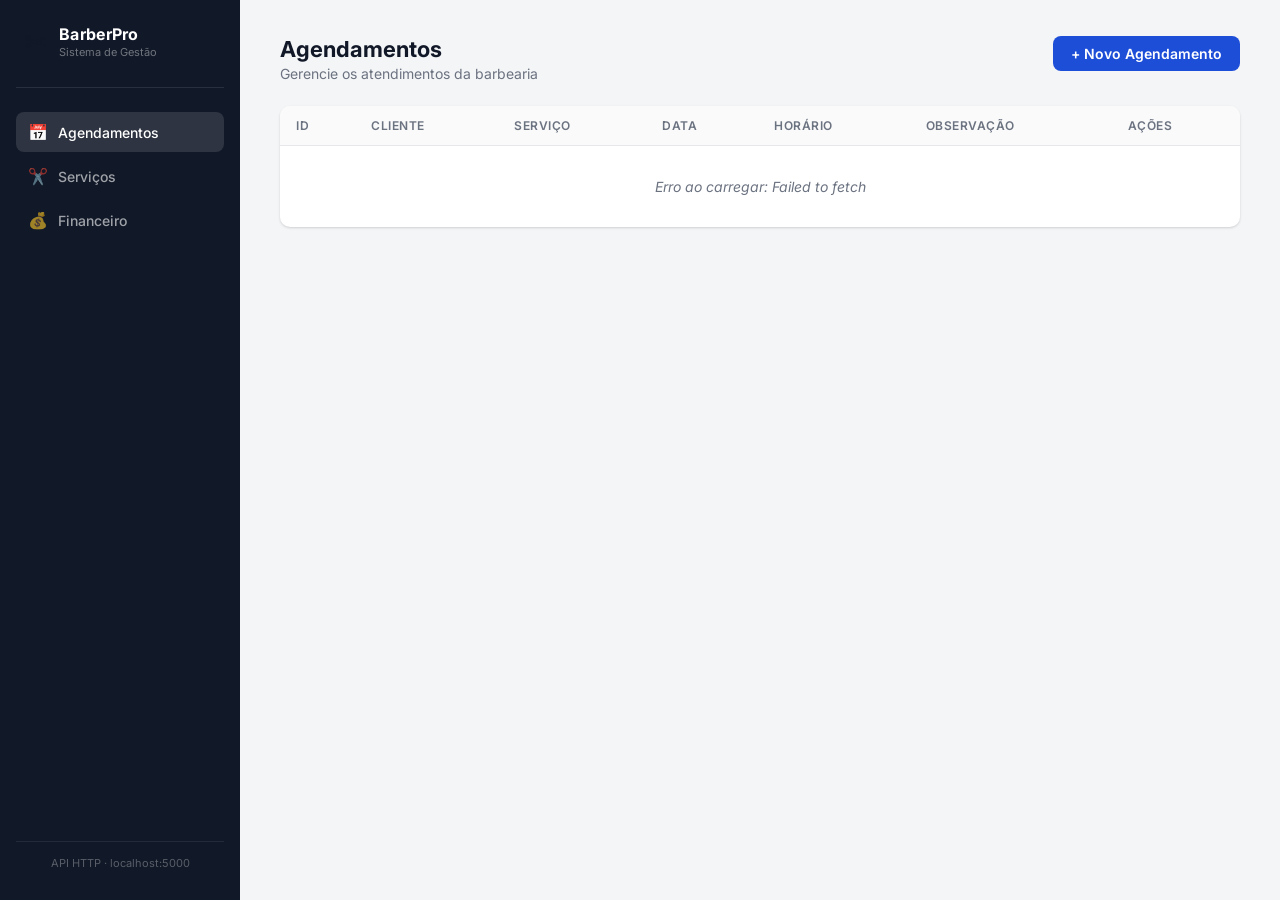
<file: BARBEARIA/wwwroot/index.html>
<!DOCTYPE html>
<html lang="pt-BR">
<head>
  <meta charset="UTF-8">
  <meta name="viewport" content="width=device-width, initial-scale=1.0">
  <title>BarberPro — Sistema de Gestão</title>
  <link rel="preconnect" href="https://fonts.googleapis.com">
  <link rel="preconnect" href="https://fonts.gstatic.com" crossorigin>
  <link href="https://fonts.googleapis.com/css2?family=Inter:wght@400;500;600;700&display=swap" rel="stylesheet">
  <link rel="stylesheet" href="style.css">
</head>
<body>

  <!-- ========== SIDEBAR ========== -->
  <aside class="sidebar">
    <div class="sidebar-logo">
      <span class="logo-icon">✂</span>
      <div>
        <div class="logo-nome">BarberPro</div>
        <div class="logo-sub">Sistema de Gestão</div>
      </div>
    </div>

    <nav class="sidebar-nav">
      <button class="nav-item ativo" onclick="mostrarAba('agendamentos', this)">
        <span class="nav-icon">📅</span>
        <span>Agendamentos</span>
      </button>
      <button class="nav-item" onclick="mostrarAba('servicos', this)">
        <span class="nav-icon">✂️</span>
        <span>Serviços</span>
      </button>
      <button class="nav-item" onclick="mostrarAba('financeiro', this)">
        <span class="nav-icon">💰</span>
        <span>Financeiro</span>
      </button>
    </nav>

    <div class="sidebar-footer">
      <div class="api-badge">API HTTP · localhost:5000</div>
    </div>
  </aside>

  <!-- ========== CONTEÚDO PRINCIPAL ========== -->
  <main class="conteudo">

    <!-- Agendamentos -->
    <section id="secao-agendamentos">
      <div class="page-header">
        <div>
          <h1 class="page-titulo">Agendamentos</h1>
          <p class="page-sub">Gerencie os atendimentos da barbearia</p>
        </div>
        <button class="btn-primary" onclick="abrirNovo()">+ Novo Agendamento</button>
      </div>

      <div class="card-tabela">
        <table>
          <thead>
            <tr>
              <th>ID</th>
              <th>Cliente</th>
              <th>Serviço</th>
              <th>Data</th>
              <th>Horário</th>
              <th>Observação</th>
              <th>Ações</th>
            </tr>
          </thead>
          <tbody id="tabela-agendamentos">
            <tr><td colspan="7" class="carregando">Carregando...</td></tr>
          </tbody>
        </table>
      </div>
    </section>

    <!-- Serviços -->
    <section id="secao-servicos" style="display:none">
      <div class="page-header">
        <div>
          <h1 class="page-titulo">Serviços</h1>
          <p class="page-sub">Catálogo de serviços e preços</p>
        </div>
        <button class="btn-primary" onclick="abrirNovoServico()">+ Novo Serviço</button>
      </div>

      <div class="card-tabela">
        <table>
          <thead>
            <tr>
              <th>ID</th>
              <th>Nome</th>
              <th>Descrição</th>
              <th>Preço</th>
              <th>Ações</th>
            </tr>
          </thead>
          <tbody id="tabela-servicos">
            <tr><td colspan="5" class="carregando">Carregando...</td></tr>
          </tbody>
        </table>
      </div>
    </section>

    <!-- Financeiro -->
    <section id="secao-financeiro" style="display:none">
      <div class="page-header">
        <div>
          <h1 class="page-titulo">Financeiro</h1>
          <p class="page-sub">Resumo de receitas, despesas e lucro</p>
        </div>
        <button class="btn-primary" onclick="abrirNovaDespesa()">+ Nova Despesa</button>
      </div>

      <div class="cards-financeiro">
        <div class="card-fin verde">
          <div class="card-fin-icone">💰</div>
          <div class="card-fin-info">
            <div class="card-fin-label">Total Receitas</div>
            <div class="card-fin-valor" id="fin-receitas">R$ 0,00</div>
            <div class="card-fin-sub" id="fin-receitas-sub"></div>
          </div>
        </div>
        <div class="card-fin vermelho">
          <div class="card-fin-icone">📉</div>
          <div class="card-fin-info">
            <div class="card-fin-label">Total Despesas</div>
            <div class="card-fin-valor" id="fin-despesas">R$ 0,00</div>
          </div>
        </div>
        <div class="card-fin azul">
          <div class="card-fin-icone">📈</div>
          <div class="card-fin-info">
            <div class="card-fin-label">Lucro Líquido</div>
            <div class="card-fin-valor" id="fin-lucro">R$ 0,00</div>
            <div class="card-fin-sub" id="fin-situacao"></div>
          </div>
        </div>
      </div>

      <div class="tabelas-financeiro">
        <div class="box-tabela">
          <h3 class="box-titulo">📋 Receitas por Serviço</h3>
          <table>
            <thead><tr><th>Serviço</th><th class="direita">Valor</th></tr></thead>
            <tbody id="tabela-receitas"></tbody>
          </table>
        </div>
        <div class="box-tabela">
          <h3 class="box-titulo">🧾 Despesas Fixas</h3>
          <table>
            <thead><tr><th>Descrição</th><th class="direita">Valor</th><th></th></tr></thead>
            <tbody id="tabela-despesas"></tbody>
          </table>
        </div>
      </div>
    </section>

  </main>

  <!-- ========== MODAL AGENDAMENTO ========== -->
  <div class="modal-fundo" id="modal-agendamento">
    <div class="modal">
      <div class="modal-header">
        <h3 id="modal-titulo">Novo Agendamento</h3>
        <button class="modal-fechar" onclick="fecharModal()">✕</button>
      </div>
      <div class="campo">
        <label>Cliente</label>
        <input type="text" id="campo-cliente" placeholder="Nome do cliente" />
      </div>
      <div class="campo">
        <label>Serviço</label>
        <select id="campo-servico"></select>
      </div>
      <div class="campos-linha">
        <div class="campo">
          <label>Data</label>
          <input type="date" id="campo-data" />
        </div>
        <div class="campo">
          <label>Horário</label>
          <input type="time" id="campo-horario" />
        </div>
      </div>
      <div class="campo">
        <label>Observação</label>
        <textarea id="campo-obs" placeholder="Ex: prefere tesoura, alérgico..."></textarea>
      </div>
      <div class="modal-botoes">
        <button class="btn-cancelar" onclick="fecharModal()">Cancelar</button>
        <button class="btn-salvar" onclick="salvar()">Salvar</button>
      </div>
    </div>
  </div>

  <!-- ========== MODAL SERVIÇO ========== -->
  <div class="modal-fundo" id="modal-servico">
    <div class="modal">
      <div class="modal-header">
        <h3 id="modal-servico-titulo">Novo Serviço</h3>
        <button class="modal-fechar" onclick="fecharModalServico()">✕</button>
      </div>
      <div class="campo">
        <label>Nome do Serviço</label>
        <input type="text" id="campo-nome" placeholder="Ex: Corte Degradê" />
      </div>
      <div class="campo">
        <label>Descrição</label>
        <textarea id="campo-desc" placeholder="Descreva o serviço..."></textarea>
      </div>
      <div class="campo">
        <label>Preço (R$)</label>
        <input type="number" id="campo-preco" placeholder="0.00" step="0.01" min="0" />
      </div>
      <div class="modal-botoes">
        <button class="btn-cancelar" onclick="fecharModalServico()">Cancelar</button>
        <button class="btn-salvar" onclick="salvarServico()">Salvar</button>
      </div>
    </div>
  </div>

  <!-- ========== MODAL DESPESA ========== -->
  <div class="modal-fundo" id="modal-despesa">
    <div class="modal">
      <div class="modal-header">
        <h3 id="modal-despesa-titulo">Nova Despesa</h3>
        <button class="modal-fechar" onclick="fecharModalDespesa()">✕</button>
      </div>
      <div class="campo">
        <label>Descrição</label>
        <input type="text" id="campo-desp-desc" placeholder="Ex: Aluguel, Energia elétrica..." />
      </div>
      <div class="campo">
        <label>Valor (R$)</label>
        <input type="number" id="campo-desp-valor" placeholder="0.00" step="0.01" min="0" />
      </div>
      <div class="modal-botoes">
        <button class="btn-cancelar" onclick="fecharModalDespesa()">Cancelar</button>
        <button class="btn-salvar" onclick="salvarDespesa()">Salvar</button>
      </div>
    </div>
  </div>

  <!-- Toast de feedback -->
  <div id="toast" class="toast"></div>

  <script src="app.js"></script>
</body>
</html>
</file>
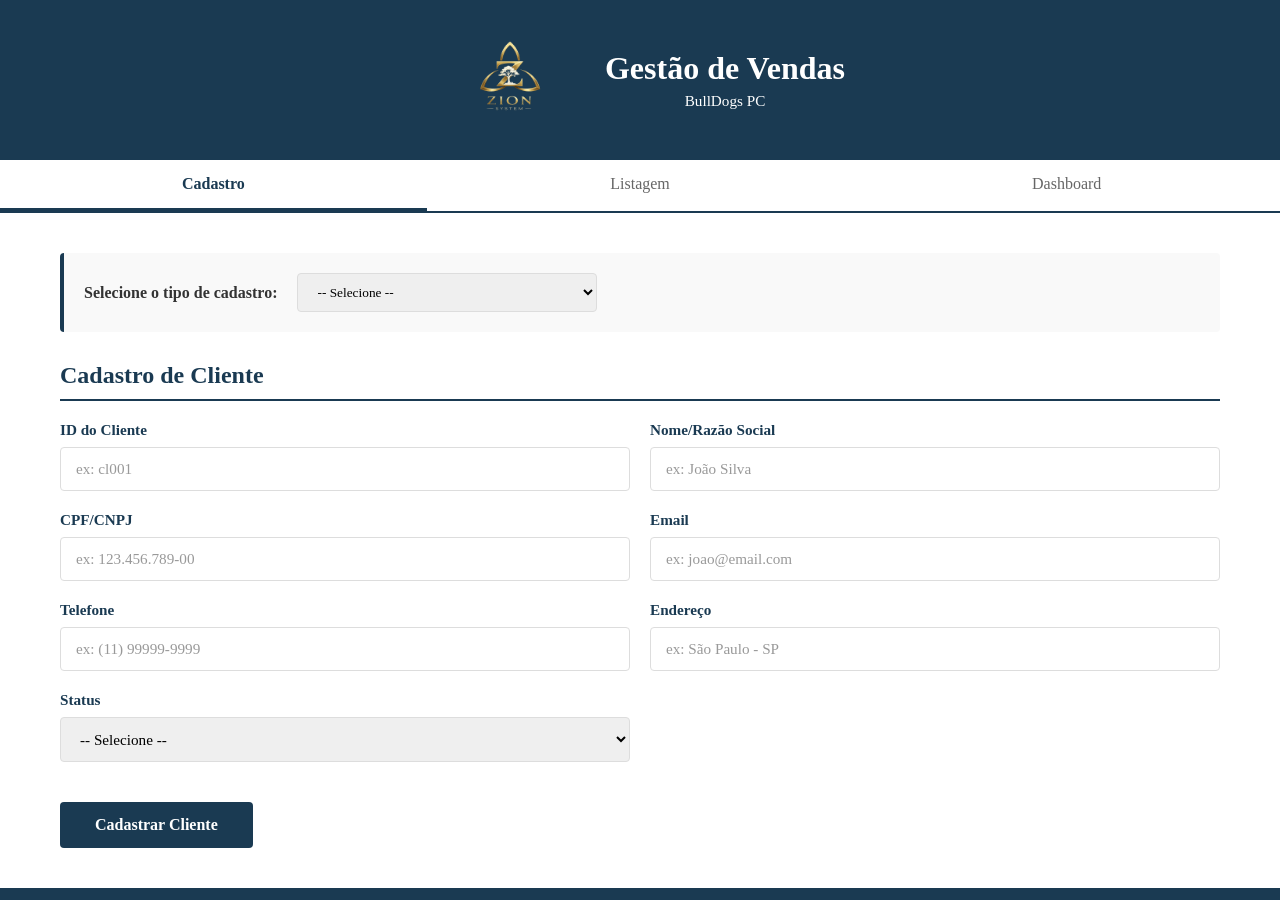
<file: ApidoZion/ApidoZion/wwwroot/index.html>
<!DOCTYPE html>
<html lang="pt-BR">
<head>
    <meta charset="UTF-8">
    <meta name="viewport" content="width=device-width, initial-scale=1.0">
    <title>Zion System - Gestão de Vendas BullDogs PC</title>
    <link rel="stylesheet" href="stylezion.css">
</head>
<body>
    <!-- HEADER -->
    <header>
        <img src="ZION.png" class="logo" alt="Logo Zion">
        <div>
            <h1>Gestão de Vendas</h1>
            <p>BullDogs PC</p>
        </div>
    </header>

    <!-- CONTAINER PRINCIPAL -->
    <div class="container">
        <!-- ABAS -->
        <div class="tabs">
            <button class="tab-button active" onclick="mostrarAba('cadastro', event)">Cadastro</button>
            <button class="tab-button" onclick="mostrarAba('listagem', event)">Listagem</button>
            <button class="tab-button" onclick="mostrarAba('dashboard', event)">Dashboard</button>
        </div>

        <!-- ABA CADASTRO -->
        <div id="cadastro" class="tab-content active">
            <div id="successMessage" style="display: none;"></div>
            <div id="errorMessage" style="display: none;"></div>
            
            <div class="selector-row">
                <label>Selecione o tipo de cadastro:</label>
                <select id="selectorCadastro" onchange="mudarFormulario(this.value)">
                    <option value="">-- Selecione --</option>
                    <option value="cliente">Cliente</option>
                    <option value="fornecedor">Fornecedor</option>
                    <option value="peca">Peça</option>
                    <option value="venda">Venda</option>
                </select>
            </div>

            <!-- Formulário Cliente -->
            <div id="formCliente" class="form-section active">
                <h2>Cadastro de Cliente</h2>
                <form onsubmit="submitFormulario(event, 'cliente')">
                    <div class="form-row">
                        <div class="form-group">
                            <label>ID do Cliente</label>
                            <input type="text" name="id" placeholder="ex: cl001" required>
                        </div>
                        <div class="form-group">
                            <label>Nome/Razão Social</label>
                            <input type="text" name="nome_RazaoSocial" placeholder="ex: João Silva" required>
                        </div>
                    </div>
                    <div class="form-row">
                        <div class="form-group">
                            <label>CPF/CNPJ</label>
                            <input type="text" name="CPF_CNPJ" placeholder="ex: 123.456.789-00" required>
                        </div>
                        <div class="form-group">
                            <label>Email</label>
                            <input type="email" name="email" placeholder="ex: joao@email.com" required>
                        </div>
                    </div>
                    <div class="form-row">
                        <div class="form-group">
                            <label>Telefone</label>
                            <input type="tel" name="telefone" placeholder="ex: (11) 99999-9999" required>
                        </div>
                        <div class="form-group">
                            <label>Endereço</label>
                            <input type="text" name="endereco" placeholder="ex: São Paulo - SP" required>
                        </div>
                    </div>
                    <div class="form-row">
                        <div class="form-group">
                            <label>Status</label>
                            <select name="status" required>
                                <option value="">-- Selecione --</option>
                                <option value="online">Online</option>
                                <option value="offline">Offline</option>
                                <option value="sleepy">Sleepy</option>
                            </select>
                        </div>
                    </div>
                    <button type="submit">Cadastrar Cliente</button>
                </form>
            </div>

            <!-- Formulário Fornecedor -->
            <div id="formFornecedor" class="form-section">
                <h2>Cadastro de Fornecedor</h2>
                <form onsubmit="submitFormulario(event, 'fornecedor')">
                    <div class="form-row">
                        <div class="form-group">
                            <label>ID do Fornecedor</label>
                            <input type="text" name="id" placeholder="ex: f001" required>
                        </div>
                        <div class="form-group">
                            <label>Nome/Razão Social</label>
                            <input type="text" name="nome_RazaoSocial" placeholder="ex: Tech Components LTDA" required>
                        </div>
                    </div>
                    <div class="form-row">
                        <div class="form-group">
                            <label>CPF/CNPJ</label>
                            <input type="text" name="CPF_CNPJ" placeholder="ex: 12.345.678/0001-01" required>
                        </div>
                        <div class="form-group">
                            <label>Email</label>
                            <input type="email" name="email" placeholder="ex: contato@tech.com" required>
                        </div>
                    </div>
                    <div class="form-row">
                        <div class="form-group">
                            <label>Telefone</label>
                            <input type="tel" name="telefone" placeholder="ex: (11) 4000-1001" required>
                        </div>
                        <div class="form-group">
                            <label>Endereço</label>
                            <input type="text" name="endereco" placeholder="ex: São Paulo - SP" required>
                        </div>
                    </div>
                    <div class="form-row">
                        <div class="form-group">
                            <label>Peças</label>
                            <input type="text" name="pecas" placeholder="ex: GPU" required>
                        </div>
                        <div class="form-group">
                            <label>Valor Unitário (R$)</label>
                            <input type="number" name="valor" placeholder="ex: 850.00" step="0.01" required>
                        </div>
                    </div>
                    <div class="form-row">
                        <div class="form-group">
                            <label>Status</label>
                            <select name="status" required>
                                <option value="">-- Selecione --</option>
                                <option value="ativo">Ativo</option>
                                <option value="inativo">Inativo</option>
                                <option value="aguardando">Aguardando Aprovação</option>
                            </select>
                        </div>
                    </div>
                    <button type="submit">Cadastrar Fornecedor</button>
                </form>
            </div>

            <!-- Formulário Peça -->
            <div id="formPeca" class="form-section">
                <h2>Cadastro de Peça</h2>
                <form onsubmit="submitFormulario(event, 'peca')">
                    <div class="form-row">
                        <div class="form-group">
                            <label>ID da Peça</label>
                            <input type="text" name="id" placeholder="ex: pc001" required>
                        </div>
                        <div class="form-group">
                            <label>Nome da Peça</label>
                            <input type="text" name="nomePeca" placeholder="ex: RTX 4060 Ti" required>
                        </div>
                    </div>
                    <div class="form-row">
                        <div class="form-group">
                            <label>Categoria</label>
                            <select name="categoria" required>
                                <option value="">-- Selecione --</option>
                                <option value="GPU">GPU</option>
                                <option value="CPU">CPU</option>
                                <option value="RAM">RAM</option>
                                <option value="SSD">SSD</option>
                                <option value="Cooler">Cooler</option>
                            </select>
                        </div>
                        <div class="form-group">
                            <label>Marca</label>
                            <input type="text" name="marca" placeholder="ex: NVIDIA" required>
                        </div>
                    </div>
                    <div class="form-row">
                        <div class="form-group">
                            <label>ID do Fornecedor</label>
                            <input type="text" name="fornecedorId" placeholder="ex: f001" required>
                        </div>
                        <div class="form-group">
                            <label>Custo do Fornecedor (R$)</label>
                            <input type="number" name="custoFornecedor" placeholder="ex: 850.00" step="0.01" required>
                        </div>
                    </div>
                    <div class="form-row">
                        <div class="form-group">
                            <label>Preço de Venda (R$)</label>
                            <input type="number" name="precoVenda" placeholder="ex: 1200.00" step="0.01" required>
                        </div>
                    </div>
                    <button type="submit">Cadastrar Peça</button>
                </form>
            </div>

            <!-- Formulário Venda -->
            <div id="formVenda" class="form-section">
                <h2>Registro de Venda</h2>
                <form onsubmit="submitFormularioVenda(event)">
                    <div class="form-row">
                        <div class="form-group">
                            <label>ID da Venda</label>
                            <input type="text" id="vendaId" placeholder="ex: vd001" required>
                        </div>
                        <div class="form-group">
                            <label>Número da Nota</label>
                            <input type="text" id="numeroNota" placeholder="ex: NF-001" required>
                        </div>
                    </div>
                    <div class="form-row">
                        <div class="form-group">
                            <label>Selecione o Cliente</label>
                            <select id="clienteSelect" required>
                                <option value="">Carregando clientes...</option>
                            </select>
                        </div>
                        <div class="form-group">
                            <label>Selecione a Peça</label>
                            <select id="pecaSelect" required onchange="atualizarPrecoPeca()">
                                <option value="">Carregando peças...</option>
                            </select>
                        </div>
                    </div>
                    <div class="form-row">
                        <div class="form-group">
                            <label>Quantidade Vendida</label>
                            <input type="number" id="quantidadeVenda" placeholder="ex: 2" min="1" required>
                        </div>
                        <div class="form-group">
                            <label>Preço Unitário (R$)</label>
                            <input type="number" id="precoUnitarioVenda" placeholder="ex: 1200.00" step="0.01" required readonly>
                        </div>
                    </div>
                    <div class="form-row">
                        <div class="form-group">
                            <label>Desconto Aplicado (%)</label>
                            <input type="number" id="descontoVenda" placeholder="ex: 10" step="0.01" value="0" min="0" max="100">
                        </div>
                    </div>
                    <button type="submit">Registrar Venda</button>
                </form>
            </div>
        </div>

        <!-- ABA LISTAGEM -->
        <div id="listagem" class="tab-content">
            <div id="successMessageList" style="display: none;"></div>
            <div id="errorMessageList" style="display: none;"></div>
            
            <div class="selector-row">
                <label>Selecione o tipo de listagem:</label>
                <select id="selectorListagem" onchange="mudarListagem(this.value)">
                    <option value="">-- Selecione --</option>
                    <option value="cliente">Clientes</option>
                    <option value="fornecedor">Fornecedores</option>
                    <option value="peca">Peças</option>
                    <option value="venda">Vendas</option>
                </select>
            </div>

            <!-- Tabela Clientes -->
            <div id="listClientes" style="display: none;">
                <h2>Lista de Clientes</h2>
                <div class="busca-container">
                    <input type="text" id="buscaClientes" placeholder="Buscar por Nome ou ID" onkeyup="filtrarClientes()">
                </div>
                <table>
                    <thead>
                        <tr>
                            <th>ID</th><th>Nome</th><th>Email</th><th>Telefone</th><th>CPF/CNPJ</th><th>Status</th><th>Total Gasto</th><th>Ações</th>
                        </tr>
                    </thead>
                    <tbody id="tabelaClientes">
                        <tr><td colspan="8" style="text-align: center;">Carregando...</td></tr>
                    </tbody>
                </table>
            </div>

            <!-- Tabela Fornecedores -->
            <div id="listFornecedor" style="display: none;">
                <h2>Lista de Fornecedores</h2>
                <table>
                    <thead>
                        <tr>
                            <th>ID</th><th>Nome</th><th>CNPJ</th><th>Peças</th><th>Status</th><th>Qtd</th><th>Ações</th>
                        </tr>
                    </thead>
                    <tbody id="tabelaFornecedores">
                        <tr><td colspan="7" style="text-align: center;">Carregando...</td></tr>
                    </tbody>
                </table>
            </div>

            <!-- Tabela Peças -->
            <div id="listPeca" style="display: none;">
                <h2>Lista de Peças</h2>
                <table>
                    <thead>
                        <tr>
                            <th>ID</th><th>Nome</th><th>Categoria</th><th>Marca</th><th>Custo</th><th>Preço</th><th>Ações</th>
                        </tr>
                    </thead>
                    <tbody id="tabelaPecas">
                        <tr><td colspan="7" style="text-align: center;">Carregando...</td></tr>
                    </tbody>
                </table>
            </div>

            <!-- Tabela Vendas -->
            <div id="listVenda" style="display: none;">
                <h2>Lista de Vendas</h2>
                <table>
                    <thead>
                        <tr>
                            <th>ID</th><th>Nota</th><th>Cliente</th><th>Peça</th><th>Qtd</th><th>Valor</th><th>Lucro</th><th>Ações</th>
                        </tr>
                    </thead>
                    <tbody id="tabelaVendas">
                        <tr><td colspan="8" style="text-align: center;">Carregando...</td></tr>
                    </tbody>
                </table>
            </div>
        </div>

        <!-- ABA DASHBOARD -->
        <div id="dashboard" class="tab-content">
            <h2 style="color: #1a3a52; margin-bottom: 20px;">Dashboard - Análise de Vendas</h2>
            
            <div class="dashboard-grid">
                <div class="card">
                    <h3>Total Faturado</h3>
                    <div class="value" id="totalFaturamento">R$ 0,00</div>
                </div>
                <div class="card">
                    <h3>Lucro Total</h3>
                    <div class="value" id="totalLucro">R$ 0,00</div>
                </div>
                <div class="card">
                    <h3>Total de Vendas</h3>
                    <div class="value" id="totalVendas">0</div>
                </div>
                <div class="card">
                    <h3>Clientes Atendidos</h3>
                    <div class="value" id="totalClientes">0</div>
                </div>
                <div class="card">
                    <h3>Peças Vendidas</h3>
                    <div class="value" id="totalPecasVendidas">0</div>
                </div>
                <div class="card">
                    <h3>Ticket Médio</h3>
                    <div class="value" id="ticketMedio">R$ 0,00</div>
                </div>
            </div>

            <div class="relatorio">
                <h3>Resumo Financeiro</h3>
                <div class="relatorio-row">
                    <div class="relatorio-item">
                        <label>Faturamento Total:</label>
                        <span id="rel-faturamento">R$ 0,00</span>
                    </div>
                    <div class="relatorio-item">
                        <label>Custo Total:</label>
                        <span id="rel-custo">R$ 0,00</span>
                    </div>
                </div>
                <div class="relatorio-row">
                    <div class="relatorio-item">
                        <label>Lucro Líquido:</label>
                        <span id="rel-lucro">R$ 0,00</span>
                    </div>
                    <div class="relatorio-item">
                        <label>Margem de Lucro:</label>
                        <span id="rel-margem">0%</span>
                    </div>
                </div>
                <div class="relatorio-row full">
                    <div class="relatorio-item">
                        <label>Produto Mais Vendido:</label>
                        <span id="rel-top">N/A</span>
                    </div>
                </div>
                <div class="relatorio-row full">
                    <div class="relatorio-item">
                        <label>Produto Menos Vendido:</label>
                        <span id="rel-bottom">N/A</span>
                    </div>
                </div>
            </div>
        </div>
    </div>

    <script src="zion.js"></script>
</body>
</html>
</file>
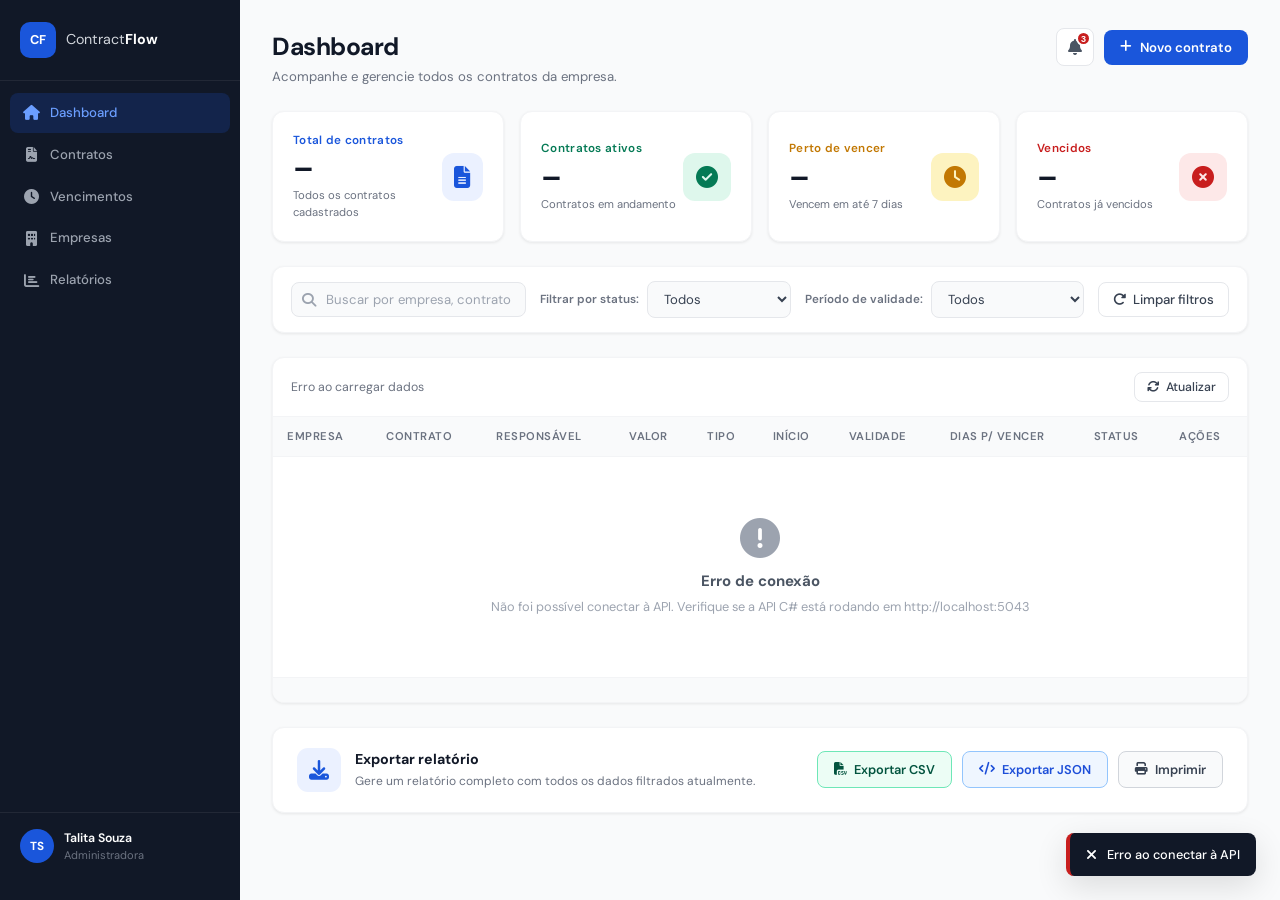
<file: Contract Flow/API_CONTRATOS/wwwroot/index.html>
<!DOCTYPE html>
<html lang="pt-br">
<head>
  <meta charset="UTF-8" />
  <meta name="viewport" content="width=device-width, initial-scale=1.0" />
  <title>Contract Flow – Dashboard</title>

  <!-- Biblioteca de ícones Font Awesome -->
  <link rel="stylesheet" href="https://cdnjs.cloudflare.com/ajax/libs/font-awesome/6.5.0/css/all.min.css">

  <!-- Fonte do Google -->
  <link rel="preconnect" href="https://fonts.googleapis.com" />
  <link href="https://fonts.googleapis.com/css2?family=DM+Sans:wght@300;400;500;600;700&family=DM+Mono:wght@400;500&display=swap" rel="stylesheet" />

  <!-- Nosso arquivo de estilos -->
  <link rel="stylesheet" href="style.css" />
</head>
<body>

<!-- BARRA LATERAL (menu de navegação) -->
<aside class="barra-lateral">

  <!-- Logo da empresa -->
  <div class="logo-area">
    <span class="logo-sigla">CF</span>
    <span class="logo-nome">Contract<strong>Flow</strong></span>
  </div>

  <!-- Links de navegação -->
  <nav class="menu-navegacao">
    <a href="#" class="item-menu ativo">
      <i class="fa-solid fa-house"></i>
      Dashboard
    </a>
    <a href="#" class="item-menu">
      <i class="fa-solid fa-file-contract"></i>
      Contratos
    </a>
    <a href="#" class="item-menu">
      <i class="fa-solid fa-clock"></i>
      Vencimentos
    </a>
    <a href="#" class="item-menu">
      <i class="fa-solid fa-building"></i>
      Empresas
    </a>
    <a href="#" class="item-menu">
      <i class="fa-solid fa-chart-bar"></i>
      Relatórios
    </a>
  </nav>

  <!-- Informações do usuário logado -->
  <div class="area-usuario">
    <div class="avatar-usuario">TS</div>
    <div class="info-usuario">
      <span class="nome-usuario">Talita Souza</span>
      <span class="cargo-usuario">Administradora</span>
    </div>
  </div>

</aside>


<!-- CONTEÚDO PRINCIPAL DA PÁGINA -->
<main class="conteudo-principal">

  <!-- Barra do topo com título e botão -->
  <header class="barra-topo">
    <div class="titulo-area">
      <h1 class="titulo-pagina">Dashboard</h1>
      <p class="subtitulo-pagina">Acompanhe e gerencie todos os contratos da empresa.</p>
    </div>
    <div class="acoes-topo">
      <button class="botao-icone" id="btnNotificacoes" title="Notificações">
        <i class="fa-solid fa-bell"></i>
        <span class="contador-notificacoes">3</span>
      </button>
      <button class="botao-primario" id="btnNovoContrato">
        <i class="fa-solid fa-plus"></i>
        Novo contrato
      </button>
    </div>
  </header>


  <!-- Cartões com os indicadores principais (KPIs) -->
  <section class="grade-indicadores">

    <div class="cartao-indicador indicador-total">
      <div class="corpo-indicador">
        <span class="rotulo-indicador">Total de contratos</span>
        <span class="numero-indicador" id="totalContratos">–</span>
        <span class="descricao-indicador">Todos os contratos cadastrados</span>
      </div>
      <div class="icone-indicador">
        <i class="fa-solid fa-file-lines"></i>
      </div>
    </div>

    <div class="cartao-indicador indicador-ativos">
      <div class="corpo-indicador">
        <span class="rotulo-indicador">Contratos ativos</span>
        <span class="numero-indicador" id="totalAtivos">–</span>
        <span class="descricao-indicador">Contratos em andamento</span>
      </div>
      <div class="icone-indicador">
        <i class="fa-solid fa-circle-check"></i>
      </div>
    </div>

    <div class="cartao-indicador indicador-perto">
      <div class="corpo-indicador">
        <span class="rotulo-indicador">Perto de vencer</span>
        <span class="numero-indicador" id="totalPerto">–</span>
        <span class="descricao-indicador">Vencem em até 7 dias</span>
      </div>
      <div class="icone-indicador">
        <i class="fa-solid fa-clock"></i>
      </div>
    </div>

    <div class="cartao-indicador indicador-vencidos">
      <div class="corpo-indicador">
        <span class="rotulo-indicador">Vencidos</span>
        <span class="numero-indicador" id="totalVencidos">–</span>
        <span class="descricao-indicador">Contratos já vencidos</span>
      </div>
      <div class="icone-indicador">
        <i class="fa-solid fa-circle-xmark"></i>
      </div>
    </div>

  </section>


  <!-- Barra de filtros e busca -->
  <section class="barra-filtros">

    <div class="campo-busca">
      <i class="fa-solid fa-magnifying-glass icone-busca"></i>
      <input type="text" id="campoBusca" class="input-busca" placeholder="Buscar por empresa, contrato ou responsável…" />
    </div>

    <div class="grupo-filtro">
      <label class="rotulo-filtro">Filtrar por status:</label>
      <select id="filtroStatus" class="selecao-filtro">
        <option value="">Todos</option>
        <option value="Ativo">Ativo</option>
        <option value="PertoDeVencer">Perto de vencer</option>
        <option value="Vencido">Vencido</option>
      </select>
    </div>

    <div class="grupo-filtro">
      <label class="rotulo-filtro">Período de validade:</label>
      <select id="filtroPeriodo" class="selecao-filtro">
        <option value="">Todos</option>
        <option value="7">Próximos 7 dias</option>
        <option value="30">Próximos 30 dias</option>
        <option value="90">Próximos 90 dias</option>
      </select>
    </div>

    <button class="botao-secundario" id="btnLimparFiltros">
      <i class="fa-solid fa-rotate-right"></i>
      Limpar filtros
    </button>

  </section>


  <!-- Tabela de contratos -->
  <section class="secao-tabela">

    <div class="cabecalho-tabela">
      <span class="contagem-registros" id="contagemRegistros">Carregando…</span>
      <button class="botao-secundario botao-pequeno" id="btnAtualizar">
        <i class="fa-solid fa-arrows-rotate"></i>
        Atualizar
      </button>
    </div>

    <div class="area-tabela">
      <table class="tabela-contratos" id="tabelaContratos">
        <thead>
          <tr>
            <th>Empresa</th>
            <th>Contrato</th>
            <th>Responsável</th>
            <th>Valor</th>
            <TH>Tipo</TH>
            <th>Início</th>
            <th>Validade</th>
            <th>Dias p/ vencer</th>
            <th>Status</th>
            <th>Ações</th>
          </tr>
        </thead>
        <tbody id="corpoTabela">
          <!-- Linhas de carregamento (aparecem enquanto busca os dados) -->
          <tr class="linha-carregando"><td colspan="10"><div class="animacao-carregamento"></div></td></tr>
          <tr class="linha-carregando"><td colspan="10"><div class="animacao-carregamento"></div></td></tr>
          <tr class="linha-carregando"><td colspan="10"><div class="animacao-carregamento"></div></td></tr>
        </tbody>
      </table>
    </div>

    <!-- Rodapé da tabela com paginação -->
    <div class="rodape-tabela">
      <span class="info-pagina" id="infoPagina"></span>
      <div class="paginacao" id="paginacao"></div>
    </div>

  </section>


  <!-- Área de exportação de relatório -->
  <section class="area-exportacao">
    <div class="cartao-exportacao">

      <div class="info-exportacao">
        <div class="icone-exportacao">
          <i class="fa-solid fa-download"></i>
        </div>
        <div>
          <h3 class="titulo-exportacao">Exportar relatório</h3>
          <p class="descricao-exportacao">Gere um relatório completo com todos os dados filtrados atualmente.</p>
        </div>
      </div>

      <div class="botoes-exportacao">
        <button class="botao-exportar botao-csv" id="btnExportarCSV">
          <i class="fa-solid fa-file-csv"></i>
          Exportar CSV
        </button>
        <button class="botao-exportar botao-json" id="btnExportarJSON">
          <i class="fa-solid fa-code"></i>
          Exportar JSON
        </button>
        <button class="botao-exportar botao-imprimir" id="btnImprimir">
          <i class="fa-solid fa-print"></i>
          Imprimir
        </button>
      </div>

    </div>
  </section>

</main>


<!-- JANELA FLUTUANTE: NOVO / EDITAR CONTRATO -->
<div class="fundo-janela" id="fundoJanela">
  <div class="janela" id="janela">

    <div class="cabecalho-janela">
      <h2 class="titulo-janela" id="tituloJanela">Novo contrato</h2>
      <button class="botao-fechar-janela" id="btnFecharJanela">
        <i class="fa-solid fa-xmark"></i>
      </button>
    </div>

    <form class="formulario" id="formularioContrato" novalidate>
      <input type="hidden" id="campoId" />

      <div class="linha-formulario">
        <div class="grupo-campo">
          <label class="rotulo-campo">Empresa <span class="obrigatorio">*</span></label>
          <input type="text" id="campoEmpresa" class="campo-input" placeholder="Nome da empresa" required />
        </div>
        <div class="grupo-campo">
          <label class="rotulo-campo">Nome do contrato <span class="obrigatorio">*</span></label>
          <input type="text" id="campoNome" class="campo-input" placeholder="Ex: Contrato de suporte técnico" required />
        </div>
      </div>

      <div class="linha-formulario">
  <div class="grupo-campo">
    <label class="rotulo-campo">Valor (R$) <span class="obrigatorio">*</span></label>
    <input type="number" id="campoValor" class="campo-input" placeholder="Ex: 2500.00" step="0.01" min="0" required />
  </div>

  <div class="grupo-campo">
    <label class="rotulo-campo">Tipo financeiro <span class="obrigatorio">*</span></label>
    <select id="campoTipoFinanceiro" class="campo-input" required>
      <option value="Entrada">Entrada</option>
      <option value="Saida">Saída</option>
    </select>
  </div>
</div>

<div class="linha-formulario">
  <div class="grupo-campo">
    <label class="rotulo-campo">Responsável <span class="obrigatorio">*</span></label>
    <input type="text" id="campoResponsavel" class="campo-input" placeholder="Nome do responsável" required />
  </div>
</div>

      <div class="linha-formulario">
        <div class="grupo-campo">
          <label class="rotulo-campo">Data de início <span class="obrigatorio">*</span></label>
          <input type="date" id="campoInicio" class="campo-input" required />
        </div>
        <div class="grupo-campo">
          <label class="rotulo-campo">Validade <span class="obrigatorio">*</span></label>
          <input type="date" id="campoValidade" class="campo-input" required />
        </div>
      </div>

      <div class="aviso-info">
        <i class="fa-solid fa-circle-info"></i>
        O status do contrato é calculado automaticamente com base na data de validade.
      </div>

      <div class="acoes-formulario">
        <button type="button" class="botao-secundario" id="btnCancelar">Cancelar</button>
        <button type="submit" class="botao-primario" id="btnSalvar">Salvar contrato</button>
      </div>

    </form>
  </div>
</div>


<!-- JANELA FLUTUANTE: VISUALIZAR CONTRATO -->
<div class="fundo-janela" id="fundoVisualizacao">
  <div class="janela janela-visualizacao" id="janelaVisualizacao">

    <div class="cabecalho-janela">
      <h2 class="titulo-janela" id="tituloVisualizacao">Detalhes do contrato</h2>
      <button class="botao-fechar-janela" id="btnFecharVisualizacao">
        <i class="fa-solid fa-xmark"></i>
      </button>
    </div>

    <div class="grade-detalhes" id="gradeDetalhes"></div>

    <div class="acoes-formulario">
      <button class="botao-secundario" id="btnFecharDetalhes">Fechar</button>
      <button class="botao-primario" id="btnEditarDoDetalhes">
        <i class="fa-solid fa-pen"></i>
        Editar contrato
      </button>
    </div>

  </div>
</div>


<!-- Área onde as mensagens de confirmação aparecem (canto inferior direito) -->
<div class="area-mensagens" id="areaMensagens"></div>


<!-- Painel informativo de funcionalidade futura -->
<div class="fundo-painel-info" id="fundoPainelInfo">
  <div class="painel-info" id="painelInfo">
    <div class="painel-info-cabecalho">
      <div class="painel-info-icone" id="painelInfoIcone">
        <i class="fa-solid fa-rocket"></i>
      </div>
      <button class="botao-fechar-janela" id="btnFecharPainelInfo">
        <i class="fa-solid fa-xmark"></i>
      </button>
    </div>
    <h3 class="painel-info-titulo" id="painelInfoTitulo">Funcionalidade em desenvolvimento</h3>
    <p class="painel-info-descricao" id="painelInfoDescricao"></p>
    <ul class="painel-info-lista" id="painelInfoLista"></ul>
    <div class="painel-info-badge">
      <i class="fa-solid fa-clock"></i>
      Disponivel em breve
    </div>
    <button class="botao-primario painel-info-botao" id="btnFecharPainelInfoOk">
      Entendido!
    </button>
  </div>
</div>

<script src="script.js"></script>
</body>
</html>
<!-- SERÁ ADICIONADO VIA PATCH -->
</file>
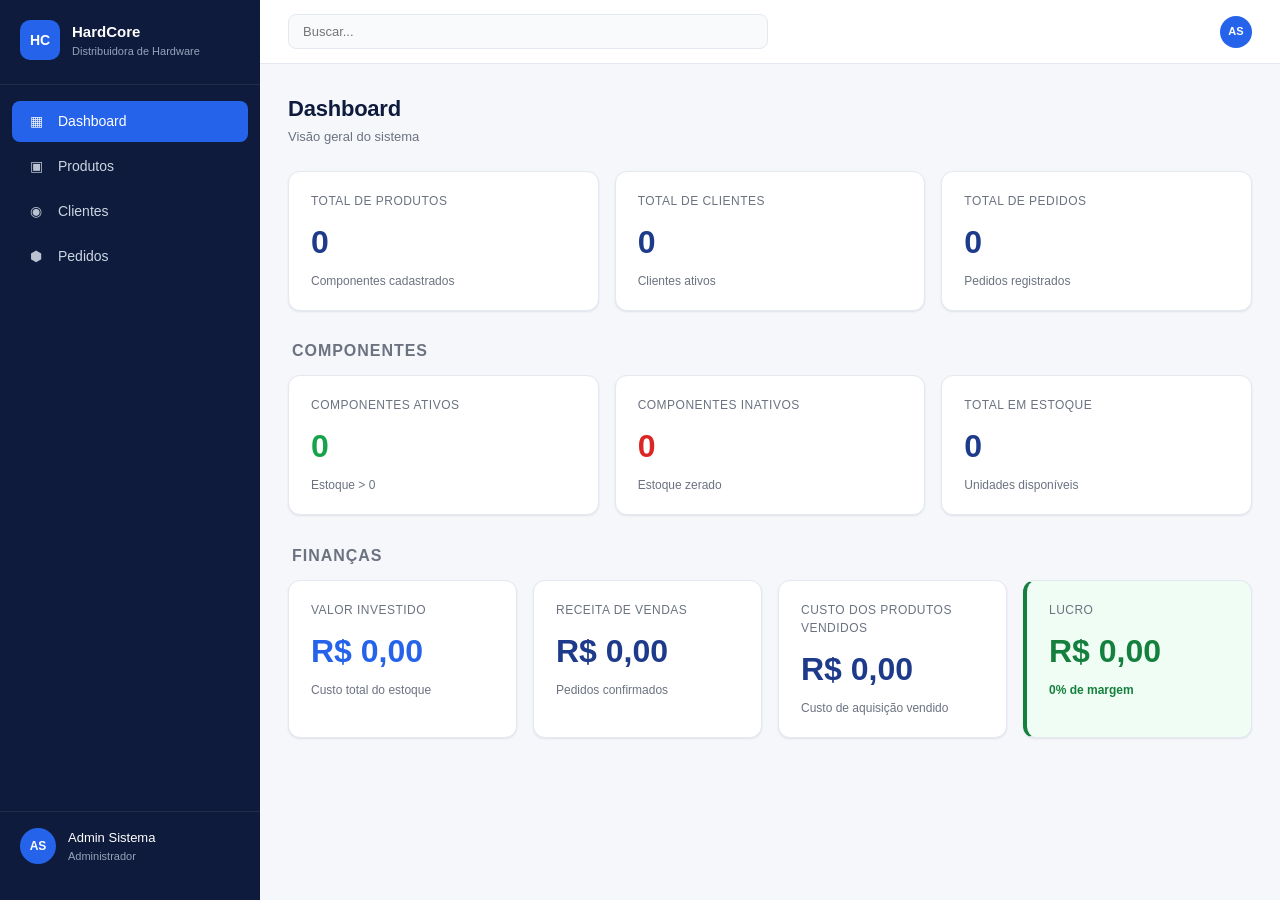
<file: HardcoreVendasHardware/HardcoreVendasHardware/wwwroot/index.html>
<!DOCTYPE html>
<html lang="pt-BR">
<head>
  <meta charset="UTF-8" />
  <meta name="viewport" content="width=device-width, initial-scale=1.0" />
  <title>HardCore ERP</title>
  <link rel="stylesheet" href="style.css">
</head>
<div id="modalEditar" class="modal" style="display:none;">
    <div class="modal-content">

        <h2>Editar Produto</h2>

        <input type="hidden" id="editId">

        <label>Nome</label>
        <input type="text" id="editNome">

        <label>Categoria</label>
        <input type="text" id="editCategoria">

        <label>Fabricante</label>
        <input type="text" id="editFabricante">

        <label>Modelo</label>
        <input type="text" id="editModelo">

       <label>Preço de Custo (R$)</label>
<input type="number" id="editPrecoCusto" min="0" step="0.01">

<label>Preço de Venda (R$)</label>
<input type="number" id="editPrecoVenda" min="0" step="0.01">

<label>Estoque</label>
<input type="number" id="editEstoque">

        <br><br>

        <button onclick="salvarEdicao()">
            Salvar
        </button>

        <button onclick="fecharModal()">
            Cancelar
        </button>

    </div>
</div>
<body>
  <div class="app">
    <!-- Sidebar -->
    <aside class="sidebar">
      <div class="brand">
        <div class="brand-logo">HC</div>
        <div>
          <div class="brand-name">HardCore </div>
          <div class="brand-sub">Distribuidora de Hardware</div>
        </div>
      </div>
      <nav class="nav">
        <a href="#" class="nav-item active" onclick="abrirDashboard(event)">
          <span class="nav-icon">▦</span> Dashboard
        </a>
        <a href="#" class="nav-item" onclick="abrirProdutos(event)">
          <span class="nav-icon">▣</span> Produtos
        </a>
        <a href="#" class="nav-item" onclick="abrirClientes(event)">
          <span class="nav-icon">◉</span> Clientes
        </a>
        <a href="#" class="nav-item" onclick="abrirPedidos(event)">
          <span class="nav-icon">⬢</span> Pedidos
        </a>
      </nav>
      <div class="sidebar-footer">
        <div class="user">
          <div class="avatar">AS</div>
          <div>
            <div class="user-name">Admin Sistema</div>
            <div class="user-role">Administrador</div>
          </div>
        </div>
      </div>
    </aside>

    <!-- Main -->
    <main class="main">
      <header class="topbar">
        <input
    type="text"
    id="globalSearch"
    class="search"
    placeholder="Buscar..." />
        <div class="topbar-actions">
         
          <div class="avatar sm">AS</div>
        </div>
      </header>

         <!-- DASHBOARD -->
      <section id="dashboard" class="page">
        <div class="page-header">
          <div>
            <h1>Dashboard</h1>
            <p class="muted">Visão geral do sistema</p>
          </div>
        </div>

        <!-- Cards gerais (existentes + novos) -->
        <div class="cards">
          <div class="card kpi">
            <div class="kpi-label">Total de Produtos</div>
            <div class="kpi-value" id="kpiProdutos">0</div>
            <div class="kpi-foot">Componentes cadastrados</div>
          </div>
          <div class="card kpi">
            <div class="kpi-label">Total de Clientes</div>
            <div class="kpi-value" id="kpiClientes">0</div>
            <div class="kpi-foot">Clientes ativos</div>
          </div>
          <div class="card kpi">
            <div class="kpi-label">Total de Pedidos</div>
            <div class="kpi-value" id="kpiPedidos">0</div>
            <div class="kpi-foot">Pedidos registrados</div>
          </div>
        </div>
 <!-- ── NOVOS: Cards de componentes ── -->
        <h2 class="dash-section-title">Componentes</h2>
        <div class="cards">
          <div class="card kpi">
            <div class="kpi-label">Componentes Ativos</div>
            <div class="kpi-value kpi-ativo" id="kpiAtivos">0</div>
            <div class="kpi-foot">Estoque &gt; 0</div>
          </div>
          <div class="card kpi">
            <div class="kpi-label">Componentes Inativos</div>
            <div class="kpi-value kpi-inativo" id="kpiInativos">0</div>
            <div class="kpi-foot">Estoque zerado</div>
          </div>
          <div class="card kpi">
            <div class="kpi-label">Total em Estoque</div>
            <div class="kpi-value" id="kpiTotalEstoque">0</div>
            <div class="kpi-foot">Unidades disponíveis</div>
          </div>
        </div>
 
        <!-- ── NOVO: Seção Financeira ── -->
        <h2 class="dash-section-title">Finanças</h2>
        <div class="cards cards-financas">
          <div class="card kpi">
            <div class="kpi-label">Valor Investido</div>
            <div class="kpi-value kpi-investido" id="kpiInvestido">R$ 0,00</div>
            <div class="kpi-foot">Custo total do estoque</div>
          </div>
          <div class="card kpi">
  <div class="kpi-label">Receita de Vendas</div>
  <div class="kpi-value" id="kpiReceita">R$ 0,00</div>
  <div class="kpi-foot">Pedidos confirmados</div>
</div>
<div class="card kpi">
  <div class="kpi-label">Custo dos Produtos Vendidos</div>
  <div class="kpi-value" id="kpiCusto">R$ 0,00</div>
  <div class="kpi-foot">Custo de aquisição vendido</div>
</div>
<div class="card kpi kpi-card-lucro">
            <div class="kpi-label">Lucro</div>
            <div class="kpi-value kpi-lucro" id="kpiLucroValor">R$ 0,00</div>
            <div class="kpi-foot kpi-lucro" id="kpiLucroPercent">0%</div>
          </div>
        </div>
      </section>

      <!-- PRODUTOS -->
      <section id="produtos" class="page" style="display:none">
        <div class="page-header">
          <div>
            <h1>Produtos</h1>
            <p class="muted">Gerencie o catálogo de hardware</p>
          </div>
          <button class="btn btn-primary" onclick="adicionarProduto()">+ Adicionar</button>
        </div>
        <div class="card">
          <table class="table">
            <thead>
  <tr>
  <th>ID</th>
  <th>Nome</th>
  <th>Categoria</th>
  <th>Fabricante</th>
  <th>Modelo</th>
  <th>Estoque</th>
  <th>Preço</th>
  <th>Status</th>   
  <th>Ações</th>
</tr>
            </thead>
            <tbody id="tbodyProdutos"></tbody>
          </table>
        </div>
      </section>

      <!-- CLIENTES -->
      <section id="clientes" class="page" style="display:none">
        <div class="page-header">
          <div>
            <h1>Clientes</h1>
            <p class="muted">Base de clientes</p>
          </div>
          <button class="btn btn-primary" onclick="adicionarCliente()">+ Adicionar</button>
        </div>
        <div class="card">
          <table class="table">
            <thead>
              <tr>
                <th>Nome</th>
                <th>Email</th>
                <th>Telefone</th>
                <th class="num">Ações</th>
              </tr>
            </thead>
            <tbody id="tbodyClientes"></tbody>
          </table>
        </div>
      </section>

      <!-- PEDIDOS -->
     <section id="pedidos" class="page" style="display:none" data-pedidos-container>
  <div id="container-pedidos"></div>
</section>
       
    </main>
  </div>

<script src="script.js"></script>

<script>
  // Chame quando o usuário navegar para a aba Pedidos
  document.addEventListener('DOMContentLoaded', () => {
    PedidosModule.init('container-pedidos');
  });
</script>
</body>
</html>
</file>
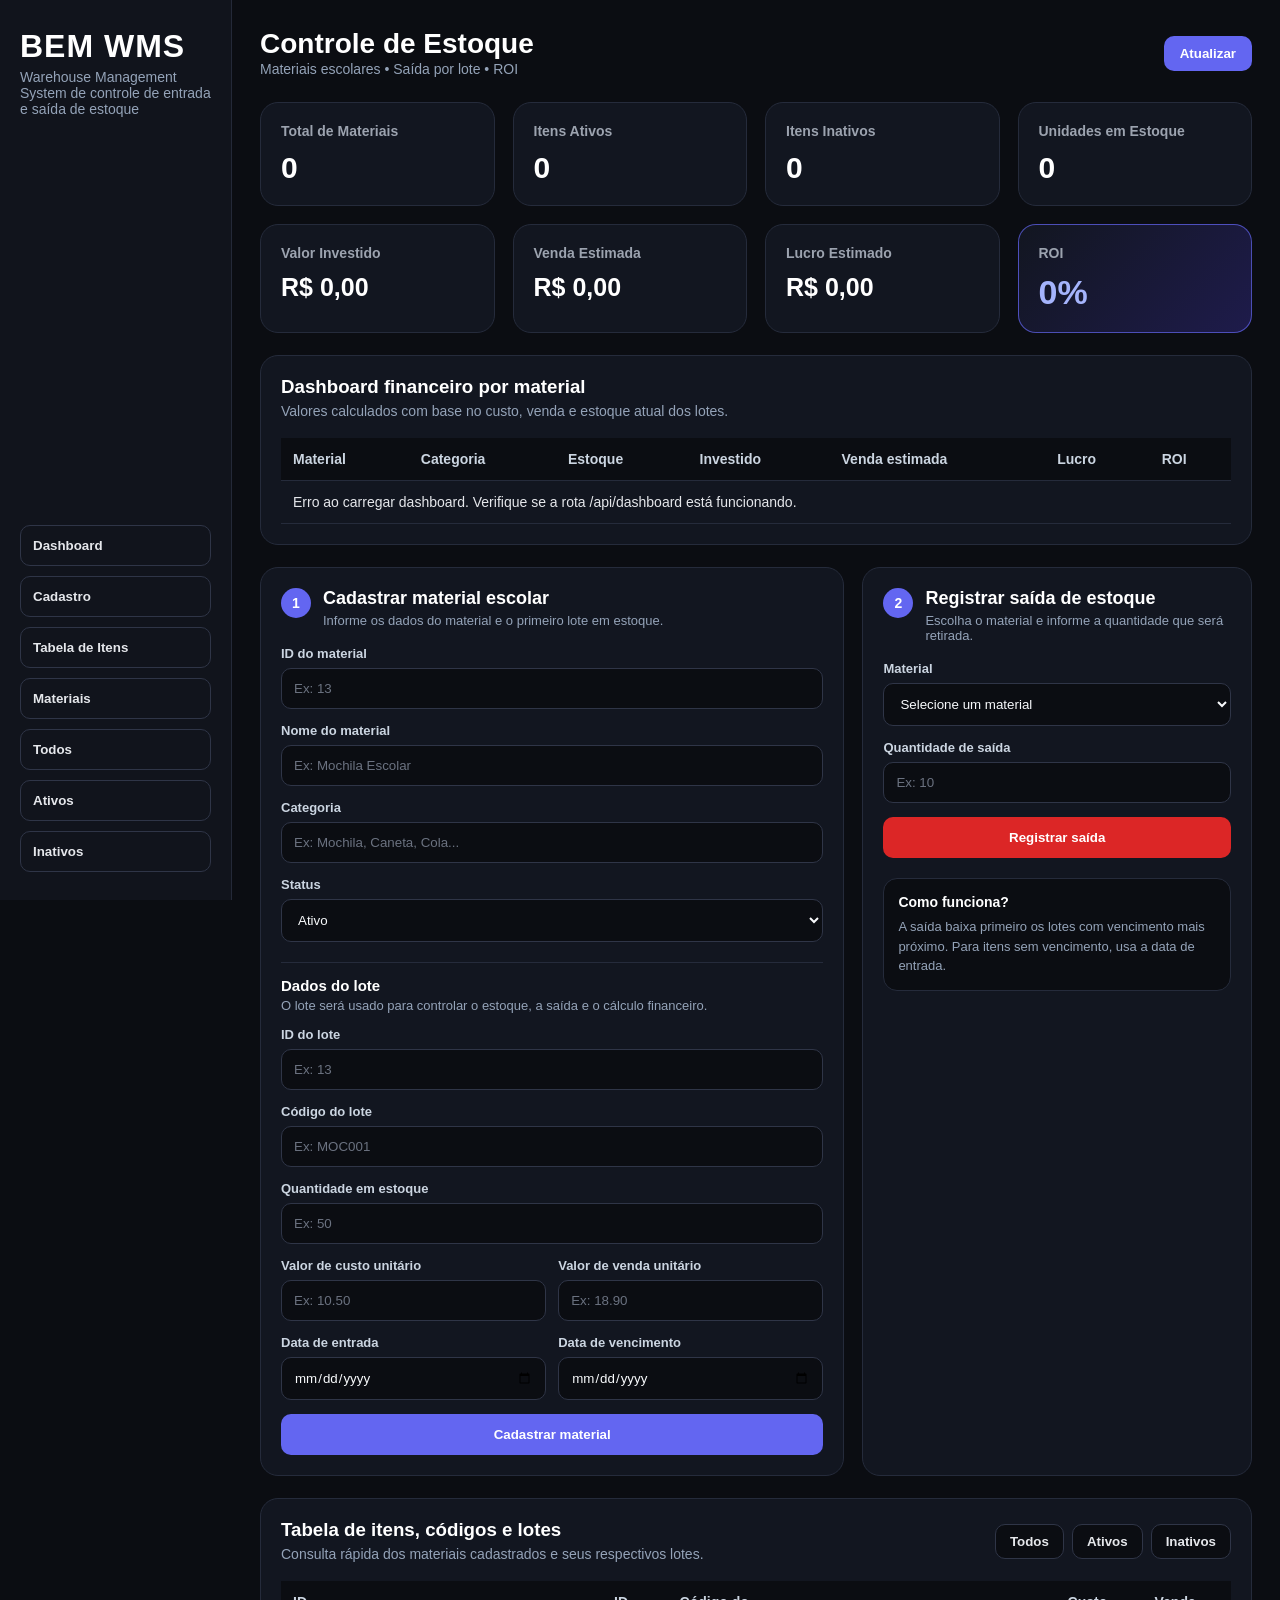
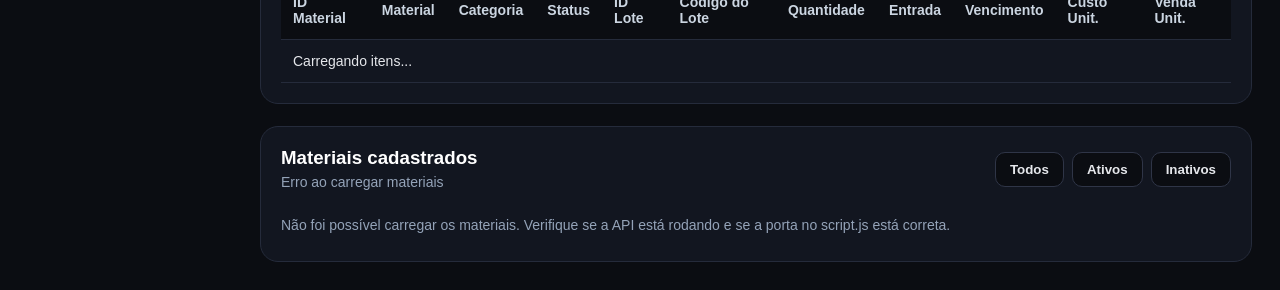
<file: WMS_API/ApiProdutos/frontend/index.html>
<!DOCTYPE html>
<html lang="pt-BR">
<head>
  <meta charset="UTF-8" />
  <meta name="viewport" content="width=device-width, initial-scale=1.0" />

  <title>WMS Escolar</title>

  <link rel="stylesheet" href="style.css" />
</head>
<body>
  <div class="app">
    <aside class="sidebar">
      <div class="brand">
        <h1>BEM WMS</h1>
        <p>Warehouse Management System de controle de entrada e saída de estoque</p>
      </div>

      <nav class="menu">
        <button onclick="irParaDashboard()">Dashboard</button>
        <button onclick="irParaCadastro()">Cadastro</button>
        <button onclick="irParaTabelaItens()">Tabela de Itens</button>
        <button onclick="irParaMateriais()">Materiais</button>
        <button onclick="listarMateriais()">Todos</button>
        <button onclick="listarAtivos()">Ativos</button>
        <button onclick="listarInativos()">Inativos</button>
      </nav>
    </aside>

    <main class="content">
      <header class="topbar">
        <div>
          <h2>Controle de Estoque</h2>
          <span>Materiais escolares • Saída por lote • ROI</span>
        </div>

        <button class="btn-primary small" onclick="atualizarTudo()">Atualizar</button>
      </header>

      <section id="dashboard" class="cards dashboard-cards">
        <div class="card">
          <p>Total de Materiais</p>
          <strong id="totalMateriais">0</strong>
        </div>

        <div class="card">
          <p>Itens Ativos</p>
          <strong id="totalAtivos">0</strong>
        </div>

        <div class="card">
          <p>Itens Inativos</p>
          <strong id="totalInativos">0</strong>
        </div>

        <div class="card">
          <p>Unidades em Estoque</p>
          <strong id="totalUnidadesEstoque">0</strong>
        </div>

        <div class="card money-card">
          <p>Valor Investido</p>
          <strong id="valorInvestido">R$ 0,00</strong>
        </div>

        <div class="card money-card">
          <p>Venda Estimada</p>
          <strong id="valorVendaEstimado">R$ 0,00</strong>
        </div>

        <div class="card money-card">
          <p>Lucro Estimado</p>
          <strong id="lucroEstimado">R$ 0,00</strong>
        </div>

        <div class="card roi-card">
          <p>ROI</p>
          <strong id="roiPercentual">0%</strong>
        </div>
      </section>

      <section class="panel dashboard-table-panel">
        <div class="list-header">
          <div>
            <h3>Dashboard financeiro por material</h3>
            <span>Valores calculados com base no custo, venda e estoque atual dos lotes.</span>
          </div>
        </div>

        <div class="table-wrapper">
          <table>
            <thead>
              <tr>
                <th>Material</th>
                <th>Categoria</th>
                <th>Estoque</th>
                <th>Investido</th>
                <th>Venda estimada</th>
                <th>Lucro</th>
                <th>ROI</th>
              </tr>
            </thead>
            <tbody id="tabelaDashboard">
              <tr>
                <td colspan="7">Carregando dados...</td>
              </tr>
            </tbody>
          </table>
        </div>
      </section>

      <section id="cadastro" class="grid">
        <div class="panel">
          <div class="panel-title">
            <span class="step">1</span>
            <div>
              <h3>Cadastrar material escolar</h3>
              <p>Informe os dados do material e o primeiro lote em estoque.</p>
            </div>
          </div>

          <form id="formCadastro">
            <input type="hidden" id="modoEdicao" value="false" />
            <input type="hidden" id="idOriginalEdicao" />

            <div class="form-group">
              <label for="id">ID do material</label>
              <input type="number" id="id" placeholder="Ex: 13" required />
            </div>

            <div class="form-group">
              <label for="nome">Nome do material</label>
              <input type="text" id="nome" placeholder="Ex: Mochila Escolar" required />
            </div>

            <div class="form-group">
              <label for="categoria">Categoria</label>
              <input type="text" id="categoria" placeholder="Ex: Mochila, Caneta, Cola..." required />
            </div>

            <div class="form-group">
              <label for="ativo">Status</label>
              <select id="ativo">
                <option value="true">Ativo</option>
                <option value="false">Inativo</option>
              </select>
            </div>

            <div class="section-divider">
              <h4>Dados do lote</h4>
              <p>O lote será usado para controlar o estoque, a saída e o cálculo financeiro.</p>
            </div>

            <div class="form-group">
              <label for="loteId">ID do lote</label>
              <input type="number" id="loteId" placeholder="Ex: 13" required />
            </div>

            <div class="form-group">
              <label for="codigoLote">Código do lote</label>
              <input type="text" id="codigoLote" placeholder="Ex: MOC001" required />
            </div>

            <div class="form-group">
              <label for="quantidade">Quantidade em estoque</label>
              <input type="number" id="quantidade" placeholder="Ex: 50" required />
            </div>

            <div class="form-row">
              <div class="form-group">
                <label for="valorCusto">Valor de custo unitário</label>
                <input type="number" id="valorCusto" placeholder="Ex: 10.50" step="0.01" required />
              </div>

              <div class="form-group">
                <label for="valorVenda">Valor de venda unitário</label>
                <input type="number" id="valorVenda" placeholder="Ex: 18.90" step="0.01" required />
              </div>
            </div>

            <div class="form-row">
              <div class="form-group">
                <label for="dataEntrada">Data de entrada</label>
                <input type="date" id="dataEntrada" required />
              </div>

              <div class="form-group">
                <label for="dataVencimento">Data de vencimento</label>
                <input type="date" id="dataVencimento" />
              </div>
            </div>

            <div class="form-actions">
              <button type="submit" id="btnSalvarMaterial" class="btn-primary">
                Cadastrar material
              </button>

              <button type="button" id="btnCancelarEdicao" class="btn-secondary hidden" onclick="cancelarEdicao()">
                Cancelar edição
              </button>
            </div>
          </form>
        </div>

        <div class="panel">
          <div class="panel-title">
            <span class="step">2</span>
            <div>
              <h3>Registrar saída de estoque</h3>
              <p>Escolha o material e informe a quantidade que será retirada.</p>
            </div>
          </div>

          <form id="formSaida">
            <div class="form-group">
              <label for="saidaMaterialId">Material</label>
              <select id="saidaMaterialId" required>
                <option value="">Selecione um material</option>
              </select>
            </div>

            <div class="form-group">
              <label for="saidaQuantidade">Quantidade de saída</label>
              <input type="number" id="saidaQuantidade" placeholder="Ex: 10" required />
            </div>

            <button type="submit" class="btn-danger">Registrar saída</button>
          </form>

          <div id="resultadoSaida" class="message"></div>

          <div class="hint">
            <strong>Como funciona?</strong>
            <p>A saída baixa primeiro os lotes com vencimento mais próximo. Para itens sem vencimento, usa a data de entrada.</p>
          </div>
        </div>
      </section>

      <section id="tabela-itens" class="panel tabela-lotes-panel">
        <div class="list-header">
          <div>
            <h3>Tabela de itens, códigos e lotes</h3>
            <span>Consulta rápida dos materiais cadastrados e seus respectivos lotes.</span>
          </div>

          <div class="filters">
            <button onclick="listarMateriais()">Todos</button>
            <button onclick="listarAtivos()">Ativos</button>
            <button onclick="listarInativos()">Inativos</button>
          </div>
        </div>

        <div class="table-wrapper">
          <table>
            <thead>
              <tr>
                <th>ID Material</th>
                <th>Material</th>
                <th>Categoria</th>
                <th>Status</th>
                <th>ID Lote</th>
                <th>Código do Lote</th>
                <th>Quantidade</th>
                <th>Entrada</th>
                <th>Vencimento</th>
                <th>Custo Unit.</th>
                <th>Venda Unit.</th>
              </tr>
            </thead>

            <tbody id="tabelaItensLotes">
              <tr>
                <td colspan="11">Carregando itens...</td>
              </tr>
            </tbody>
          </table>
        </div>
      </section>

      <section id="materiais" class="panel">
        <div class="list-header">
          <div>
            <h3>Materiais cadastrados</h3>
            <span id="statusLista">Carregando...</span>
          </div>

          <div class="filters">
            <button onclick="listarMateriais()">Todos</button>
            <button onclick="listarAtivos()">Ativos</button>
            <button onclick="listarInativos()">Inativos</button>
          </div>
        </div>

        <div id="listaMateriais" class="material-list"></div>
      </section>
    </main>
  </div>

  <script src="script.js"></script>
</body>
</html>
</file>
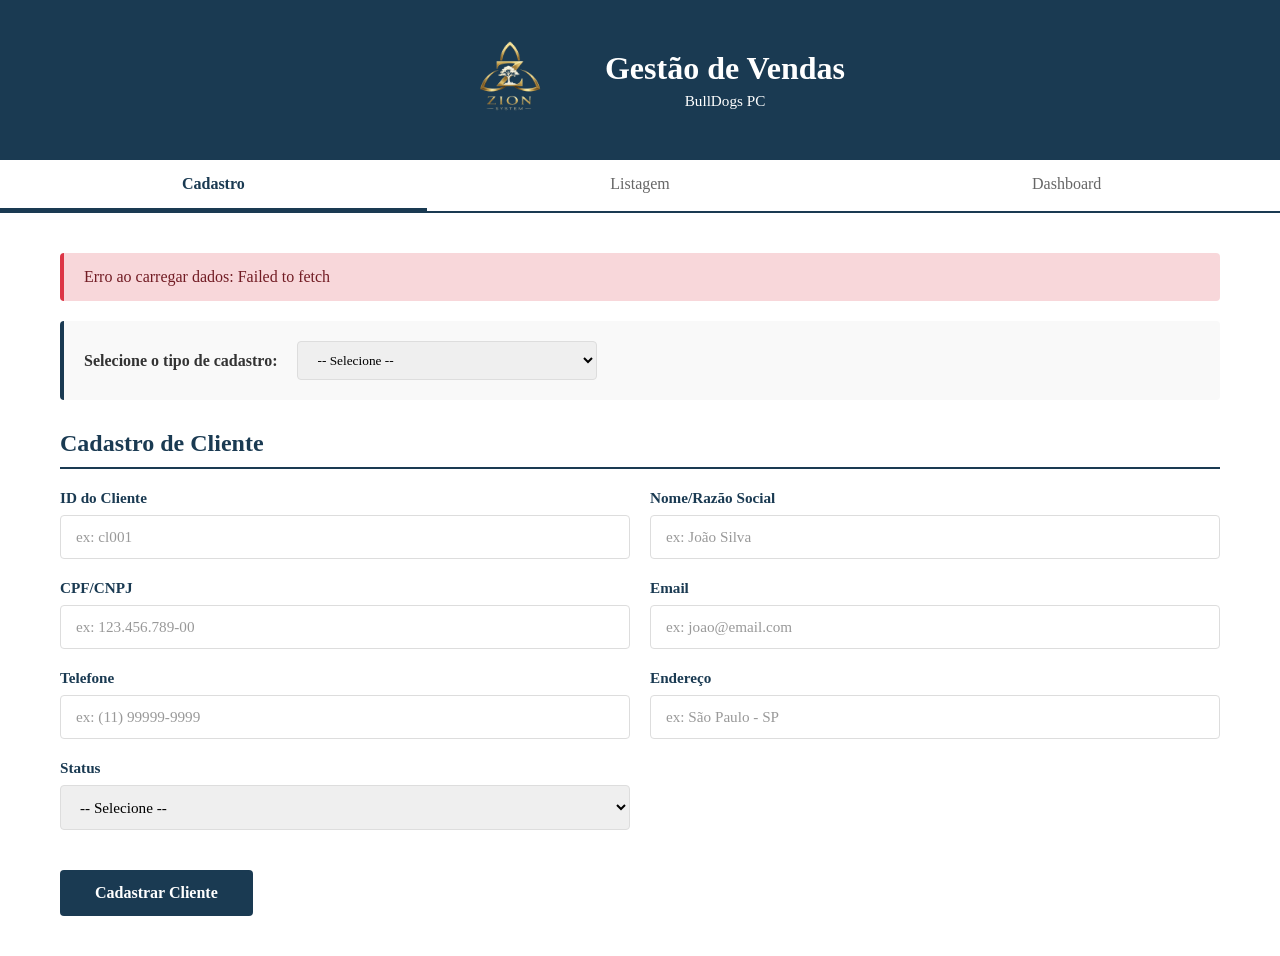
<file: ApidoZion/ApidoZion/ApidoZion/wwwroot/index.html>
<!DOCTYPE html>
<html lang="pt-BR">
<head>
    <meta charset="UTF-8">
    <meta name="viewport" content="width=device-width, initial-scale=1.0">
    <title>Zion System - Gestão de Vendas BullDogs PC</title>
    <link rel="stylesheet" href="stylezion.css">
</head>
<body>
    <header>
        <img src="ZION.png" class="logo" alt="Logo Zion">
        <div>
            <h1>Gestão de Vendas</h1>
            <p>BullDogs PC</p>
        </div>
    </header>

    <div class="container">
        <div class="tabs">
            <button class="tab-button active" onclick="mostrarAba('cadastro', event)">Cadastro</button>
            <button class="tab-button" onclick="mostrarAba('listagem', event)">Listagem</button>
            <button class="tab-button" onclick="mostrarAba('dashboard', event)">Dashboard</button>
        </div>

        <div id="cadastro" class="tab-content active">
            <div id="successMessage" style="display: none;"></div>
            <div id="errorMessage" style="display: none;"></div>
            
            <div class="selector-row">
                <label>Selecione o tipo de cadastro:</label>
                <select id="selectorCadastro" onchange="mudarFormulario(this.value)">
                    <option value="">-- Selecione --</option>
                    <option value="cliente">Cliente</option>
                    <option value="fornecedor">Fornecedor</option>
                    <option value="peca">Peça</option>
                    <option value="venda">Venda</option>
                </select>
            </div>

            <div id="formCliente" class="form-section active">
                <h2>Cadastro de Cliente</h2>
                <form onsubmit="submitFormulario(event, 'cliente')">
                    <div class="form-row">
                        <div class="form-group">
                            <label>ID do Cliente</label>
                            <input type="text" name="id" placeholder="ex: cl001" required>
                        </div>
                        <div class="form-group">
                            <label>Nome/Razão Social</label>
                            <input type="text" name="nome_RazaoSocial" placeholder="ex: João Silva" required>
                        </div>
                    </div>
                    <div class="form-row">
                        <div class="form-group">
                            <label>CPF/CNPJ</label>
                            <input type="text" name="CPF_CNPJ" placeholder="ex: 123.456.789-00" required>
                        </div>
                        <div class="form-group">
                            <label>Email</label>
                            <input type="email" name="email" placeholder="ex: joao@email.com" required>
                        </div>
                    </div>
                    <div class="form-row">
                        <div class="form-group">
                            <label>Telefone</label>
                            <input type="tel" name="telefone" placeholder="ex: (11) 99999-9999" required>
                        </div>
                        <div class="form-group">
                            <label>Endereço</label>
                            <input type="text" name="endereco" placeholder="ex: São Paulo - SP" required>
                        </div>
                    </div>
                    <div class="form-row">
                        <div class="form-group">
                            <label>Status</label>
                            <select name="status" required>
                                <option value="">-- Selecione --</option>
                                <option value="online">Online</option>
                                <option value="offline">Offline</option>
                                <option value="sleepy">Sleepy</option>
                            </select>
                        </div>
                    </div>
                    <button type="submit">Cadastrar Cliente</button>
                </form>
            </div>

            <div id="formFornecedor" class="form-section">
                <h2>Cadastro de Fornecedor</h2>
                <form onsubmit="submitFormulario(event, 'fornecedor')">
                    <div class="form-row">
                        <div class="form-group">
                            <label>ID do Fornecedor</label>
                            <input type="text" name="id" placeholder="ex: f001" required>
                        </div>
                        <div class="form-group">
                            <label>Nome/Razão Social</label>
                            <input type="text" name="nome_RazaoSocial" placeholder="ex: Tech Components LTDA" required>
                        </div>
                    </div>
                    <div class="form-row">
                        <div class="form-group">
                            <label>CPF/CNPJ</label>
                            <input type="text" name="CPF_CNPJ" placeholder="ex: 12.345.678/0001-01" required>
                        </div>
                        <div class="form-group">
                            <label>Email</label>
                            <input type="email" name="email" placeholder="ex: contato@tech.com" required>
                        </div>
                    </div>
                    <div class="form-row">
                        <div class="form-group">
                            <label>Telefone</label>
                            <input type="tel" name="telefone" placeholder="ex: (11) 4000-1001" required>
                        </div>
                        <div class="form-group">
                            <label>Endereço</label>
                            <input type="text" name="endereco" placeholder="ex: São Paulo - SP" required>
                        </div>
                    </div>
                    <div class="form-row">
                        <div class="form-group">
                            <label>Peças</label>
                            <input type="text" name="pecas" placeholder="ex: GPU" required>
                        </div>
                        <div class="form-group">
                            <label>Valor Unitário (R$)</label>
                            <input type="number" name="valor" placeholder="ex: 850.00" step="0.01" required>
                        </div>
                    </div>
                    <div class="form-row">
                        <div class="form-group">
                            <label>Status</label>
                            <select name="status" required>
                                <option value="">-- Selecione --</option>
                                <option value="ativo">Ativo</option>
                                <option value="inativo">Inativo</option>
                            </select>
                        </div>
                    </div>
                    <button type="submit">Cadastrar Fornecedor</button>
                </form>
            </div>

            <div id="formPeca" class="form-section">
                <h2>Cadastro de Peça</h2>
                <form onsubmit="submitFormulario(event, 'peca')">
                    <div class="form-row">
                        <div class="form-group">
                            <label>ID da Peça</label>
                            <input type="text" name="id" placeholder="ex: pc001" required>
                        </div>
                        <div class="form-group">
                            <label>Nome da Peça</label>
                            <input type="text" name="nomePeca" placeholder="ex: RTX 4060 Ti" required>
                        </div>
                    </div>
                    <div class="form-row">
                        <div class="form-group">
                            <label>Categoria</label>
                            <select name="categoria" required>
                                <option value="">-- Selecione --</option>
                                <option value="GPU">GPU</option>
                                <option value="CPU">CPU</option>
                                <option value="RAM">RAM</option>
                                <option value="SSD">SSD</option>
                                <option value="Cooler">Cooler</option>
                            </select>
                        </div>
                        <div class="form-group">
                            <label>Marca</label>
                            <input type="text" name="marca" placeholder="ex: NVIDIA" required>
                        </div>
                    </div>
                    <div class="form-row">
                        <div class="form-group">
                            <label>ID do Fornecedor</label>
                            <input type="text" name="fornecedorId" placeholder="ex: f001" required>
                        </div>
                        <div class="form-group">
                            <label>Custo do Fornecedor (R$)</label>
                            <input type="number" name="custoFornecedor" placeholder="ex: 850.00" step="0.01" required>
                        </div>
                    </div>
                    <div class="form-row">
                        <div class="form-group">
                            <label>Preço de Venda (R$)</label>
                            <input type="number" name="precoVenda" placeholder="ex: 1200.00" step="0.01" required>
                        </div>
                    </div>
                    <button type="submit">Cadastrar Peça</button>
                </form>
            </div>

            <div id="formVenda" class="form-section">
                <h2>Registro de Venda</h2>
                <form onsubmit="submitFormularioVenda(event)">
                    <div class="form-row">
                        <div class="form-group">
                            <label>ID da Venda</label>
                            <input type="text" id="vendaId" placeholder="ex: vd001" required>
                        </div>
                        <div class="form-group">
                            <label>Número da Nota</label>
                            <input type="text" id="numeroNota" placeholder="ex: NF-001" required>
                        </div>
                    </div>
                    <div class="form-row">
                        <div class="form-group">
                            <label>Selecione o Cliente</label>
                            <select id="clienteSelect" required>
                                <option value="">Carregando clientes...</option>
                            </select>
                        </div>
                        <div class="form-group">
                            <label>Selecione a Peça</label>
                            <select id="pecaSelect" required onchange="atualizarPrecoPeca()">
                                <option value="">Carregando peças...</option>
                            </select>
                        </div>
                    </div>
                    <div class="form-row">
                        <div class="form-group">
                            <label>Quantidade Vendida</label>
                            <input type="number" id="quantidadeVenda" placeholder="ex: 2" min="1" required>
                        </div>
                        <div class="form-group">
                            <label>Preço Unitário (R$)</label>
                            <input type="number" id="precoUnitarioVenda" placeholder="ex: 1200.00" step="0.01" required readonly>
                        </div>
                    </div>
                    <div class="form-row">
                        <div class="form-group">
                            <label>Desconto Aplicado (%)</label>
                            <input type="number" id="descontoVenda" placeholder="ex: 10" step="0.01" value="0" min="0" max="100">
                        </div>
                    </div>
                    <button type="submit">Registrar Venda</button>
                </form>
            </div>
        </div>

        <div id="listagem" class="tab-content">
            <div id="successMessageList" style="display: none;"></div>
            <div id="errorMessageList" style="display: none;"></div>
            
            <div class="selector-row">
                <label>Selecione o tipo de listagem:</label>
                <select id="selectorListagem" onchange="mudarListagem(this.value)">
                    <option value="">-- Selecione --</option>
                    <option value="cliente">Clientes</option>
                    <option value="fornecedor">Fornecedores</option>
                    <option value="peca">Peças</option>
                    <option value="venda">Vendas</option>
                </select>
            </div>

            <div id="listClientes" style="display: none;">
                <h2>Lista de Clientes</h2>
                <div class="busca-container">
                    <input type="text" id="buscaClientes" placeholder="Buscar por Nome ou ID" onkeyup="filtrarClientes()">
                </div>
                <table>
                    <thead>
                        <tr>
                            <th>ID</th><th>Nome</th><th>Email</th><th>Telefone</th><th>CPF/CNPJ</th><th>Status</th><th>Total Gasto</th><th>Ações</th>
                        </tr>
                    </thead>
                    <tbody id="tabelaClientes">
                        <tr><td colspan="8" style="text-align: center;">Carregando...</td></tr>
                    </tbody>
                </table>
            </div>

            <div id="listFornecedor" style="display: none;">
                <h2>Lista de Fornecedores</h2>
                <table>
                    <thead>
                        <tr>
                            <th>ID</th><th>Nome</th><th>CNPJ</th><th>Peças</th><th>Status</th><th>Qtd</th><th>Ações</th>
                        </tr>
                    </thead>
                    <tbody id="tabelaFornecedores">
                        <tr><td colspan="7" style="text-align: center;">Carregando...</td></tr>
                    </tbody>
                </table>
            </div>

            <div id="listPeca" style="display: none;">
                <h2>Lista de Peças</h2>
                <table>
                    <thead>
                        <tr>
                            <th>ID</th><th>Nome</th><th>Categoria</th><th>Marca</th><th>Custo</th><th>Preço</th><th>Ações</th>
                        </tr>
                    </thead>
                    <tbody id="tabelaPecas">
                        <tr><td colspan="7" style="text-align: center;">Carregando...</td></tr>
                    </tbody>
                </table>
            </div>

            <div id="listVenda" style="display: none;">
                <h2>Lista de Vendas</h2>
                <table>
                    <thead>
                        <tr>
                            <th>ID</th><th>Nota</th><th>Cliente</th><th>Peça</th><th>Qtd</th><th>Valor</th><th>Lucro</th><th>Ações</th>
                        </tr>
                    </thead>
                    <tbody id="tabelaVendas">
                        <tr><td colspan="8" style="text-align: center;">Carregando...</td></tr>
                    </tbody>
                </table>
            </div>
        </div>

        <div id="dashboard" class="tab-content">
            <h2 style="color: #1a3a52; margin-bottom: 20px;">Dashboard - Análise de Vendas</h2>
            
            <div class="dashboard-grid">
                <div class="card">
                    <h3>Total Faturado</h3>
                    <div class="value" id="totalFaturamento">R$ 0,00</div>
                </div>
                <div class="card">
                    <h3>Lucro Total</h3>
                    <div class="value" id="totalLucro">R$ 0,00</div>
                </div>
                <div class="card">
                    <h3>Total de Vendas</h3>
                    <div class="value" id="totalVendas">0</div>
                </div>
                <div class="card">
                    <h3>Clientes Atendidos</h3>
                    <div class="value" id="totalClientes">0</div>
                </div>
                <div class="card">
                    <h3>Peças Vendidas</h3>
                    <div class="value" id="totalPecasVendidas">0</div>
                </div>
                <div class="card">
                    <h3>Ticket Médio</h3>
                    <div class="value" id="ticketMedio">R$ 0,00</div>
                </div>
            </div>

            <div class="relatorio">
                <h3>Resumo Financeiro</h3>
                <div class="relatorio-row">
                    <div class="relatorio-item">
                        <label>Faturamento Total:</label>
                        <span id="rel-faturamento">R$ 0,00</span>
                    </div>
                    <div class="relatorio-item">
                        <label>Custo Total:</label>
                        <span id="rel-custo">R$ 0,00</span>
                    </div>
                </div>
                <div class="relatorio-row">
                    <div class="relatorio-item">
                        <label>Lucro Líquido:</label>
                        <span id="rel-lucro">R$ 0,00</span>
                    </div>
                    <div class="relatorio-item">
                        <label>Margem de Lucro:</label>
                        <span id="rel-margem">0%</span>
                    </div>
                </div>
                <div class="relatorio-row full">
                    <div class="relatorio-item">
                        <label>Produto Mais Vendido:</label>
                        <span id="rel-top">N/A</span>
                    </div>
                </div>
                <div class="relatorio-row full">
                    <div class="relatorio-item">
                        <label>Produto Menos Vendido:</label>
                        <span id="rel-bottom">N/A</span>
                    </div>
                </div>
            </div>
        </div>
    </div>

    <script src="zion.js"></script>
</body>
</html>
</file>
<file: BARBEARIA/wwwroot/style.css>
/* ============================================================
   style.css — Estilos globais da interface BarberPro
   
   Estrutura:
     1. Reset e variáveis CSS
     2. Layout principal (sidebar + conteúdo)
     3. Sidebar de navegação
     4. Cabeçalho das páginas
     5. Tabelas
     6. Botões
     7. Cards financeiros
     8. Modal
     9. Formulários
    10. Toast de feedback
    11. Responsivo (mobile)
   ============================================================ */

/* 1. RESET E VARIÁVEIS */
*, *::before, *::after { box-sizing: border-box; margin: 0; padding: 0; }

:root {
  --bg:         #f4f5f7;
  --sidebar-bg: #111827;
  --sidebar-w:  240px;
  --white:      #ffffff;
  --border:     #e5e7eb;
  --text:       #111827;
  --text-muted: #6b7280;
  --primary:    #1d4ed8;
  --primary-h:  #1e40af;
  --green:      #16a34a;
  --red:        #dc2626;
  --blue:       #2563eb;
  --radius:     10px;
  --shadow:     0 1px 3px rgba(0,0,0,.1), 0 1px 2px rgba(0,0,0,.06);
  --shadow-md:  0 4px 6px rgba(0,0,0,.07), 0 2px 4px rgba(0,0,0,.06);
  font-family: 'Inter', Arial, sans-serif;
}

body {
  display: flex;
  min-height: 100vh;
  background: var(--bg);
  color: var(--text);
}

/* 2. LAYOUT PRINCIPAL */
.conteudo {
  margin-left: var(--sidebar-w);
  flex: 1;
  padding: 36px 40px;
  min-height: 100vh;
}

/* 3. SIDEBAR */
.sidebar {
  position: fixed;
  top: 0; left: 0;
  width: var(--sidebar-w);
  height: 100vh;
  background: var(--sidebar-bg);
  display: flex;
  flex-direction: column;
  padding: 24px 16px;
  z-index: 100;
}

.sidebar-logo {
  display: flex;
  align-items: center;
  gap: 12px;
  padding: 0 8px 28px;
  border-bottom: 1px solid rgba(255,255,255,.1);
  margin-bottom: 24px;
}
.logo-icon  { font-size: 28px; }
.logo-nome  { color: #fff; font-size: 16px; font-weight: 700; letter-spacing: .3px; }
.logo-sub   { color: rgba(255,255,255,.4); font-size: 11px; margin-top: 1px; }

.sidebar-nav { display: flex; flex-direction: column; gap: 4px; }

.nav-item {
  display: flex;
  align-items: center;
  gap: 10px;
  width: 100%;
  padding: 10px 12px;
  background: transparent;
  border: none;
  border-radius: 8px;
  color: rgba(255,255,255,.6);
  font-size: 14px;
  font-weight: 500;
  cursor: pointer;
  text-align: left;
  transition: background .15s, color .15s;
}
.nav-item:hover { background: rgba(255,255,255,.08); color: #fff; }
.nav-item.ativo { background: rgba(255,255,255,.12); color: #fff; }
.nav-icon { font-size: 16px; width: 20px; text-align: center; }

.sidebar-footer { margin-top: auto; padding-top: 16px; }
.api-badge {
  font-size: 11px;
  color: rgba(255,255,255,.3);
  text-align: center;
  padding: 6px;
  border-top: 1px solid rgba(255,255,255,.08);
  padding-top: 14px;
}

/* 4. CABEÇALHO DAS PÁGINAS */
.page-header {
  display: flex;
  align-items: flex-start;
  justify-content: space-between;
  margin-bottom: 24px;
}
.page-titulo { font-size: 22px; font-weight: 700; color: var(--text); }
.page-sub    { font-size: 14px; color: var(--text-muted); margin-top: 3px; }

/* 5. TABELAS */
.card-tabela {
  background: var(--white);
  border-radius: var(--radius);
  box-shadow: var(--shadow);
  overflow: hidden;
}

table { width: 100%; border-collapse: collapse; }

thead tr { border-bottom: 1px solid var(--border); }

th {
  padding: 12px 16px;
  font-size: 12px;
  font-weight: 600;
  color: var(--text-muted);
  text-transform: uppercase;
  letter-spacing: .5px;
  text-align: left;
  background: #fafafa;
}

td {
  padding: 13px 16px;
  font-size: 14px;
  color: var(--text);
  border-bottom: 1px solid var(--border);
}
tbody tr:last-child td { border-bottom: none; }
tbody tr:hover td     { background: #f9fafb; }

.carregando {
  text-align: center;
  color: var(--text-muted);
  font-style: italic;
  padding: 32px !important;
}

.direita { text-align: right; }

/* 6. BOTÕES */
button { cursor: pointer; border: none; font-family: inherit; font-size: 13px; border-radius: 7px; transition: background .15s, opacity .15s; }

.btn-primary {
  background: var(--primary);
  color: #fff;
  padding: 9px 18px;
  font-size: 14px;
  font-weight: 600;
  border-radius: 8px;
}
.btn-primary:hover { background: var(--primary-h); }

.btn-editar  { background: #eff6ff; color: var(--blue);  padding: 5px 11px; font-weight: 500; }
.btn-excluir { background: #fef2f2; color: var(--red);   padding: 5px 11px; font-weight: 500; margin-left: 4px; }
.btn-editar:hover  { background: #dbeafe; }
.btn-excluir:hover { background: #fee2e2; }

.btn-cancelar { background: #f3f4f6; color: var(--text); padding: 9px 18px; font-weight: 500; }
.btn-salvar   { background: var(--primary); color: #fff; padding: 9px 20px; font-weight: 600; }
.btn-salvar:hover { background: var(--primary-h); }

/* 7. CARDS FINANCEIROS */
.cards-financeiro {
  display: grid;
  grid-template-columns: repeat(3, 1fr);
  gap: 16px;
  margin-bottom: 28px;
}

.card-fin {
  background: var(--white);
  border-radius: var(--radius);
  box-shadow: var(--shadow);
  padding: 22px 20px;
  display: flex;
  align-items: flex-start;
  gap: 16px;
  border-left: 4px solid #ccc;
}
.card-fin.verde   { border-left-color: var(--green); }
.card-fin.vermelho{ border-left-color: var(--red);   }
.card-fin.azul    { border-left-color: var(--blue);  }

.card-fin-icone { font-size: 28px; margin-top: 2px; }
.card-fin-label { font-size: 11px; font-weight: 600; text-transform: uppercase; letter-spacing: .5px; color: var(--text-muted); margin-bottom: 4px; }
.card-fin-valor { font-size: 26px; font-weight: 700; color: var(--text); line-height: 1; }
.card-fin-sub   { font-size: 12px; color: var(--text-muted); margin-top: 6px; }

.tabelas-financeiro {
  display: grid;
  grid-template-columns: 1fr 1fr;
  gap: 16px;
}

.box-tabela {
  background: var(--white);
  border-radius: var(--radius);
  box-shadow: var(--shadow);
  padding: 20px;
  overflow: hidden;
}

.box-titulo {
  font-size: 14px;
  font-weight: 600;
  margin-bottom: 14px;
  color: var(--text);
}

.box-tabela table { box-shadow: none; }
.box-tabela th { background: #f9fafb; font-size: 11px; padding: 9px 12px; }
.box-tabela td { padding: 9px 12px; font-size: 13px; }

.valor-receita { color: var(--green); font-weight: 600; text-align: right; }
.valor-despesa { color: var(--red);   font-weight: 600; text-align: right; }

/* 8. MODAL */
.modal-fundo {
  display: none;
  position: fixed;
  inset: 0;
  background: rgba(0,0,0,.45);
  justify-content: center;
  align-items: center;
  z-index: 200;
  padding: 20px;
}
.modal-fundo.aberto { display: flex; }

.modal {
  background: var(--white);
  border-radius: 12px;
  padding: 28px;
  width: 460px;
  max-width: 100%;
  box-shadow: var(--shadow-md);
}

.modal-header {
  display: flex;
  align-items: center;
  justify-content: space-between;
  margin-bottom: 22px;
}
.modal-header h3 { font-size: 17px; font-weight: 700; }
.modal-fechar {
  background: #f3f4f6;
  color: var(--text-muted);
  border: none;
  border-radius: 6px;
  width: 30px; height: 30px;
  font-size: 15px;
  display: flex; align-items: center; justify-content: center;
  padding: 0;
}
.modal-fechar:hover { background: #e5e7eb; }

/* 9. FORMULÁRIOS */
.campo { margin-bottom: 16px; }
.campo label {
  display: block;
  font-size: 13px;
  font-weight: 500;
  color: var(--text);
  margin-bottom: 6px;
}
.campo input,
.campo select,
.campo textarea {
  width: 100%;
  padding: 9px 12px;
  border: 1px solid var(--border);
  border-radius: 7px;
  font-size: 14px;
  font-family: inherit;
  color: var(--text);
  background: var(--white);
  transition: border-color .15s, box-shadow .15s;
}
.campo input:focus,
.campo select:focus,
.campo textarea:focus {
  outline: none;
  border-color: var(--primary);
  box-shadow: 0 0 0 3px rgba(29,78,216,.12);
}
.campo textarea { resize: vertical; height: 80px; }

.campos-linha { display: grid; grid-template-columns: 1fr 1fr; gap: 12px; }

.modal-botoes { display: flex; justify-content: flex-end; gap: 8px; margin-top: 22px; }

/* 10. TOAST */
.toast {
  position: fixed;
  bottom: 28px;
  right: 28px;
  background: #1f2937;
  color: #fff;
  padding: 12px 20px;
  border-radius: 8px;
  font-size: 14px;
  font-weight: 500;
  box-shadow: var(--shadow-md);
  opacity: 0;
  transform: translateY(8px);
  transition: opacity .2s, transform .2s;
  pointer-events: none;
  z-index: 999;
}
.toast.visivel { opacity: 1; transform: translateY(0); }

/* 11. RESPONSIVO */
@media (max-width: 768px) {
  .sidebar      { width: 100%; height: auto; position: static; flex-direction: row; padding: 12px 16px; }
  .sidebar-logo { padding: 0; border: none; margin-bottom: 0; }
  .sidebar-nav  { flex-direction: row; gap: 4px; }
  .sidebar-footer { display: none; }
  .conteudo     { margin-left: 0; padding: 20px 16px; }
  .cards-financeiro    { grid-template-columns: 1fr; }
  .tabelas-financeiro  { grid-template-columns: 1fr; }
  .campos-linha        { grid-template-columns: 1fr; }
  .page-header  { flex-direction: column; gap: 12px; }
}
</file>
<file: ApidoZion/ApidoZion/wwwroot/stylezion.css>
/* RESET */
* {
    margin: 0;
    padding: 0;
    box-sizing: border-box;
}

/* BODY */
body {
    font-family: 'Times New Roman', Times, serif;
    background-color: #1a3a52;
    color: #333;
    margin: 0;
    padding: 0;
    width: 100%;
}

/* HEADER */
header {
    background-color: #1a3a52;
    color: white;
    padding: 30px 60px;
    text-align: center;
    display: flex;
    align-items: center;
    justify-content: center;
    gap: 20px;
    width: 100%;
}

.logo {
    width: 150px;
    height: auto;
}

header h1 {
    font-size: 2em;
    font-family: cursive;
    margin: 0;
}

header p {
    font-size: 0.95em;
    margin: 5px 0 0 0;
}

/* CONTAINER */
.container {
    width: 100%;
    margin: 0;
    background: white;
    border-radius: 0;
    overflow: hidden;
}

/* TABS */
.tabs {
    display: flex;
    border-bottom: 2px solid #1a3a52;
    background: #f8f8f8;
}

.tab-button {
    flex: 1;
    padding: 15px 20px;
    border: none;
    background: white;
    color: #666;
    font-size: 1em;
    font-family: 'Times New Roman', Times, serif;
    cursor: pointer;
    border-bottom: 3px solid transparent;
    transition: all 0.3s ease;
}

.tab-button:hover {
    background: #f0f0f0;
    color: #1a3a52;
}

.tab-button.active {
    color: #1a3a52;
    border-bottom-color: #1a3a52;
    font-weight: bold;
}

/* TAB CONTENT */
.tab-content {
    display: none;
    padding: 40px 60px;
}

.tab-content.active {
    display: block;
}

/* SELECTOR */
.selector-row {
    margin-bottom: 30px;
    display: flex;
    align-items: center;
    gap: 20px;
    padding: 20px;
    background: #f9f9f9;
    border-left: 4px solid #1a3a52;
    border-radius: 4px;
}

.selector-row label {
    font-weight: bold;
    color: #333;
}

.selector-row select {
    padding: 10px 15px;
    border: 1px solid #ddd;
    border-radius: 4px;
    font-family: 'Times New Roman', Times, serif;
    cursor: pointer;
    flex: 1;
    max-width: 300px;
}

/* FORM SECTIONS */
.form-section {
    display: none;
}

.form-section.active {
    display: block;
}

.form-section h2 {
    color: #1a3a52;
    margin-bottom: 20px;
    padding-bottom: 10px;
    border-bottom: 2px solid #1a3a52;
}

.form-row {
    display: grid;
    grid-template-columns: 1fr 1fr;
    gap: 20px;
    margin-bottom: 20px;
}

.form-group {
    display: flex;
    flex-direction: column;
}

.form-group label {
    font-weight: bold;
    color: #1a3a52;
    margin-bottom: 8px;
    font-size: 0.95em;
}

.form-group input,
.form-group select {
    padding: 12px 15px;
    border: 1px solid #ddd;
    border-radius: 4px;
    font-family: 'Times New Roman', Times, serif;
    font-size: 0.95em;
}

.form-group input::placeholder {
    color: #999;
}

.form-group input:focus,
.form-group select:focus {
    outline: none;
    border-color: #1a3a52;
    box-shadow: 0 0 8px rgba(26, 58, 82, 0.3);
    background: #fafafa;
}

form button {
    background: #1a3a52;
    color: white;
    padding: 14px 35px;
    border: none;
    border-radius: 4px;
    font-size: 1em;
    font-family: 'Times New Roman', Times, serif;
    cursor: pointer;
    margin-top: 20px;
    transition: all 0.3s ease;
    font-weight: bold;
}

form button:hover {
    background: #0f2744;
    transform: translateY(-2px);
    box-shadow: 0 4px 8px rgba(0, 0, 0, 0.2);
}

/* MESSAGES */
#successMessage,
#errorMessage,
#successMessageList,
#errorMessageList {
    padding: 15px 20px;
    margin-bottom: 20px;
    border-radius: 4px;
    border-left: 4px solid;
    display: none;
}

#successMessage,
#successMessageList {
    background: #d4edda;
    color: #155724;
    border-left-color: #28a745;
}

#errorMessage,
#errorMessageList {
    background: #f8d7da;
    color: #721c24;
    border-left-color: #dc3545;
}

/* BUSCA CONTAINER */
.busca-container {
    margin-bottom: 20px;
    display: flex;
    gap: 10px;
}

.busca-container input {
    flex: 1;
    max-width: 400px;
    padding: 12px 15px;
    border: 1px solid #ddd;
    border-radius: 4px;
    font-family: 'Times New Roman', Times, serif;
    font-size: 0.95em;
}

.busca-container input:focus {
    outline: none;
    border-color: #1a3a52;
    box-shadow: 0 0 8px rgba(26, 58, 82, 0.3);
}

/* TABELAS */
table {
    width: 100%;
    border-collapse: collapse;
    margin-top: 20px;
}

table thead {
    background: #1a3a52;
    color: white;
}

table th {
    padding: 15px;
    text-align: left;
    font-weight: bold;
    font-size: 0.95em;
}

table td {
    padding: 12px 15px;
    border-bottom: 1px solid #eee;
    font-size: 0.95em;
}

table tbody tr:hover {
    background: #f5f5f5;
}

.btn-edit,
.btn-delete {
    padding: 8px 15px;
    border: none;
    border-radius: 4px;
    cursor: pointer;
    font-size: 0.9em;
    font-family: 'Times New Roman', Times, serif;
    font-weight: bold;
    transition: all 0.2s ease;
}

.btn-edit {
    background: #28a745;
    color: white;
    margin-right: 5px;
}

.btn-edit:hover {
    background: #218838;
}

.btn-delete {
    background: #dc3545;
    color: white;
}

.btn-delete:hover {
    background: #c82333;
}

/* DASHBOARD */
.dashboard-grid {
    display: grid;
    grid-template-columns: repeat(3, 1fr);
    gap: 20px;
    margin-bottom: 30px;
}

.card {
    background: linear-gradient(135deg, #1a3a52 0%, #0f2744 100%);
    color: white;
    padding: 25px;
    border-radius: 8px;
    text-align: center;
    box-shadow: 0 4px 6px rgba(0, 0, 0, 0.1);
    transition: all 0.3s ease;
}

.card:hover {
    transform: translateY(-5px);
    box-shadow: 0 8px 12px rgba(0, 0, 0, 0.2);
}

.card h3 {
    font-size: 0.9em;
    margin-bottom: 15px;
    text-transform: uppercase;
    letter-spacing: 1px;
}

.card .value {
    font-size: 2em;
    font-weight: bold;
}

/* RELATORIO */
.relatorio {
    background: #f9f9f9;
    padding: 25px;
    border-radius: 8px;
    border-left: 4px solid #1a3a52;
    margin-top: 20px;
}

.relatorio h3 {
    color: #1a3a52;
    margin-bottom: 20px;
    font-size: 1.1em;
}

.relatorio-row {
    display: grid;
    grid-template-columns: repeat(2, 1fr);
    gap: 20px;
    margin-bottom: 20px;
}

.relatorio-row.full {
    grid-template-columns: 1fr;
}

.relatorio-item {
    display: flex;
    justify-content: space-between;
    align-items: center;
    padding: 15px 0;
    border-bottom: 1px solid #ddd;
}

.relatorio-item label {
    font-weight: bold;
    color: #1a3a52;
}

.relatorio-item span {
    color: #666;
    font-weight: bold;
}

/* RESPONSIVO */
@media (max-width: 1024px) {
    .dashboard-grid {
        grid-template-columns: repeat(2, 1fr);
    }
}

@media (max-width: 768px) {
    .tab-content {
        padding: 25px 20px;
    }

    header {
        flex-direction: column;
        gap: 15px;
        padding: 20px 15px;
    }

    .dashboard-grid {
        grid-template-columns: 1fr;
    }
    
    .form-row {
        grid-template-columns: 1fr;
    }
    
    .relatorio-row {
        grid-template-columns: 1fr;
    }

    header h1 {
        font-size: 1.5em;
    }

    .selector-row {
        flex-direction: column;
        align-items: flex-start;
    }

    .selector-row select {
        max-width: 100%;
        width: 100%;
    }

    .busca-container {
        flex-direction: column;
    }

    .busca-container input {
        max-width: 100%;
    }

    table {
        font-size: 0.85em;
    }

    table th,
    table td {
        padding: 10px 8px;
    }
}
</file>
<file: Contract Flow/API_CONTRATOS/wwwroot/style.css>
/* CONTRACT FLOW — Arquivo de Estilos
   
   Organização:
   1. Variáveis de cor e tamanho
   2. Configurações gerais
   3. Barra lateral
   4. Conteúdo principal
   5. Barra do topo
   6. Botões
   7. Cartões de indicadores
   8. Barra de filtros
   9. Tabela de contratos
   10. Área de exportação
   11. Janelas flutuantes
   12. Mensagens de confirmação
   13. Estilos de impressão */


/* 1. VARIÁVEIS DE COR E TAMANHO
   (valores reutilizados em todo o CSS) */
:root {
  /* Cor principal do sistema (azul) */
  --azul: #1a56db;
  --azul-claro: #ebf1ff;
  --azul-escuro: #1241a8;

  /* Cores de status */
  --verde: #057a55;
  --verde-fundo: #def7ec;
  --verde-texto: #03543f;

  --laranja: #c27803;
  --laranja-fundo: #fdf3c0;
  --laranja-texto: #92400e;

  --vermelho: #c81e1e;
  --vermelho-fundo: #fde8e8;
  --vermelho-texto: #9b1c1c;

  /* Tons de cinza */
  --cinza-50:  #f9fafb;
  --cinza-100: #f3f4f6;
  --cinza-200: #e5e7eb;
  --cinza-300: #d1d5db;
  --cinza-400: #9ca3af;
  --cinza-500: #6b7280;
  --cinza-600: #4b5563;
  --cinza-700: #374151;
  --cinza-800: #1f2937;
  --cinza-900: #111827;

  /* Tamanhos e sombras */
  --largura-barra-lateral: 240px;
  --borda-arredondada: 12px;
  --borda-arredondada-pequena: 8px;
  --sombra-suave: 0 1px 3px rgba(0,0,0,.08);
  --sombra-media: 0 4px 12px rgba(0,0,0,.08);
  --sombra-forte: 0 10px 32px rgba(0,0,0,.12);
  --velocidade-animacao: .18s ease;
}


/* 2. CONFIGURAÇÕES GERAIS DA PÁGINA */
*, *::before, *::after {
  box-sizing: border-box; /* faz o padding não aumentar o tamanho dos elementos */
  margin: 0;
  padding: 0;
}

html { font-size: 15px; }

body {
  font-family: 'DM Sans', sans-serif;
  background: var(--cinza-50);
  color: var(--cinza-800);
  display: flex;       /* coloca barra lateral e conteúdo lado a lado */
  min-height: 100vh;   /* ocupa pelo menos a altura total da tela */
  line-height: 1.5;
}

/* Barra de rolagem personalizada */
::-webkit-scrollbar { width: 6px; height: 6px; }
::-webkit-scrollbar-track { background: transparent; }
::-webkit-scrollbar-thumb { background: var(--cinza-300); border-radius: 99px; }


/* 3. BARRA LATERAL (menu esquerdo) */
.barra-lateral {
  width: var(--largura-barra-lateral);
  background: var(--cinza-900); /* fundo escuro */
  display: flex;
  flex-direction: column;
  position: fixed;              /* fica fixo mesmo ao rolar a página */
  top: 0; left: 0; bottom: 0;
  z-index: 100;
  padding: 0 0 20px;
}

/* Logo */
.logo-area {
  display: flex;
  align-items: center;
  gap: 10px;
  padding: 22px 20px;
  border-bottom: 1px solid rgba(255,255,255,.07);
  margin-bottom: 12px;
}
.logo-sigla {
  width: 36px; height: 36px;
  background: var(--azul);
  border-radius: 10px;
  display: grid; place-items: center;
  font-weight: 700; font-size: .85rem;
  color: #fff;
  flex-shrink: 0;
}
.logo-nome { color: var(--cinza-300); font-size: .95rem; }
.logo-nome strong { color: #fff; font-weight: 700; }

/* Links do menu */
.menu-navegacao {
  flex: 1;
  padding: 0 10px;
  display: flex;
  flex-direction: column;
  gap: 2px;
}
.item-menu {
  display: flex; align-items: center; gap: 10px;
  padding: 10px 12px;
  border-radius: var(--borda-arredondada-pequena);
  color: var(--cinza-400);
  text-decoration: none; /* remove o sublinhado dos links */
  font-size: .88rem; font-weight: 500;
  transition: var(--velocidade-animacao);
}
.item-menu i {
  width: 18px;
  text-align: center;
  font-size: 15px;
  flex-shrink: 0;
}
.item-menu:hover { background: rgba(255,255,255,.06); color: #fff; }
.item-menu.ativo { background: rgba(26,86,219,.2); color: #6b9eff; } /* item selecionado */

/* Informações do usuário no rodapé da barra lateral */
.area-usuario {
  display: flex; align-items: center; gap: 10px;
  padding: 16px 20px;
  border-top: 1px solid rgba(255,255,255,.07);
  margin-top: auto; /* empurra para o final da barra lateral */
}
.avatar-usuario {
  width: 34px; height: 34px;
  border-radius: 50%;
  background: var(--azul);
  color: #fff; font-size: .78rem; font-weight: 700;
  display: grid; place-items: center;
  flex-shrink: 0;
}
.info-usuario { display: flex; flex-direction: column; }
.nome-usuario { color: #fff; font-size: .82rem; font-weight: 600; }
.cargo-usuario { color: var(--cinza-500); font-size: .74rem; }


/* 4. CONTEÚDO PRINCIPAL */
.conteudo-principal {
  margin-left: var(--largura-barra-lateral); /* afasta do menu lateral */
  flex: 1;
  padding: 28px 32px 40px;
  display: flex;
  flex-direction: column;
  gap: 24px; /* espaço entre as seções */
  min-width: 0;
}


/* 5. BARRA DO TOPO*/
.barra-topo {
  display: flex;
  align-items: flex-start;
  justify-content: space-between;
  gap: 16px;
}
.titulo-pagina { font-size: 1.65rem; font-weight: 700; color: var(--cinza-900); letter-spacing: -.5px; }
.subtitulo-pagina { color: var(--cinza-500); font-size: .88rem; margin-top: 2px; }
.acoes-topo { display: flex; align-items: center; gap: 10px; flex-shrink: 0; }


/* 6. BOTÕES */

/* Botão principal (azul) */
.botao-primario {
  display: flex; align-items: center; gap: 8px;
  background: var(--azul); color: #fff;
  border: none;
  border-radius: var(--borda-arredondada-pequena);
  padding: 9px 16px;
  font-family: inherit; font-size: .88rem; font-weight: 600;
  cursor: pointer;
  transition: var(--velocidade-animacao);
}
.botao-primario:hover {
  background: var(--azul-escuro);
  transform: translateY(-1px); /* sobe levemente ao passar o mouse */
  box-shadow: 0 4px 12px rgba(26,86,219,.35);
}

/* Botão secundário (branco com borda) */
.botao-secundario {
  display: flex; align-items: center; gap: 7px;
  background: #fff; color: var(--cinza-700);
  border: 1.5px solid var(--cinza-200);
  border-radius: var(--borda-arredondada-pequena);
  padding: 8px 14px;
  font-family: inherit; font-size: .88rem; font-weight: 500;
  cursor: pointer;
  transition: var(--velocidade-animacao);
}
.botao-secundario:hover { background: var(--cinza-50); border-color: var(--cinza-300); }
.botao-pequeno { padding: 6px 12px; font-size: .82rem; }

/* Botão só com ícone (sino de notificações) */
.botao-icone {
  position: relative;
  background: #fff;
  border: 1.5px solid var(--cinza-200);
  border-radius: var(--borda-arredondada-pequena);
  width: 38px; height: 38px;
  display: grid; place-items: center;
  cursor: pointer;
  color: var(--cinza-600); font-size: 16px;
  transition: var(--velocidade-animacao);
}
.botao-icone:hover { background: var(--cinza-50); }
.contador-notificacoes {
  position: absolute; top: 2px; right: 2px;
  background: var(--vermelho); color: #fff;
  font-size: .6rem; font-weight: 700;
  width: 15px; height: 15px;
  border-radius: 50%;
  display: grid; place-items: center;
  border: 2px solid #fff;
}


/* 7. CARTÕES DE INDICADORES */
.grade-indicadores {
  display: grid;
  grid-template-columns: repeat(4, 1fr); /* 4 colunas iguais */
  gap: 16px;
}
.cartao-indicador {
  background: #fff;
  border-radius: var(--borda-arredondada);
  padding: 20px;
  display: flex; align-items: center; justify-content: space-between;
  box-shadow: var(--sombra-suave);
  border: 1.5px solid var(--cinza-100);
  transition: var(--velocidade-animacao);
}
.cartao-indicador:hover { box-shadow: var(--sombra-media); transform: translateY(-2px); }
.corpo-indicador { display: flex; flex-direction: column; gap: 4px; }
.rotulo-indicador { font-size: .78rem; font-weight: 600; letter-spacing: .3px; }
.numero-indicador { font-size: 2rem; font-weight: 700; line-height: 1; color: var(--cinza-900); }
.descricao-indicador { font-size: .75rem; color: var(--cinza-500); }
.icone-indicador {
  width: 48px; height: 48px;
  border-radius: 12px;
  display: grid; place-items: center;
  font-size: 22px;
}

/* Cores de cada cartão */
.indicador-total .rotulo-indicador { color: var(--azul); }
.indicador-total .icone-indicador { background: var(--azul-claro); color: var(--azul); }

.indicador-ativos .rotulo-indicador { color: var(--verde); }
.indicador-ativos .icone-indicador { background: var(--verde-fundo); color: var(--verde); }

.indicador-perto .rotulo-indicador { color: var(--laranja); }
.indicador-perto .icone-indicador { background: var(--laranja-fundo); color: var(--laranja); }

.indicador-vencidos .rotulo-indicador { color: var(--vermelho); }
.indicador-vencidos .icone-indicador { background: var(--vermelho-fundo); color: var(--vermelho); }


/* 8. BARRA DE FILTROS */
.barra-filtros {
  background: #fff;
  border: 1.5px solid var(--cinza-100);
  border-radius: var(--borda-arredondada);
  padding: 14px 18px;
  display: flex; align-items: center; gap: 14px;
  flex-wrap: wrap; /* quebra linha se não couber */
  box-shadow: var(--sombra-suave);
}
.campo-busca { position: relative; flex: 1; min-width: 220px; }
.icone-busca {
  position: absolute; left: 11px; top: 50%; transform: translateY(-50%);
  color: var(--cinza-400); font-size: 14px;
  pointer-events: none; /* clique passa direto pro input */
}
.input-busca {
  width: 100%;
  padding: 8px 12px 8px 34px; /* espaço à esquerda pro ícone */
  border: 1.5px solid var(--cinza-200);
  border-radius: var(--borda-arredondada-pequena);
  font-family: inherit; font-size: .875rem; color: var(--cinza-800);
  background: var(--cinza-50);
  transition: var(--velocidade-animacao);
}
.input-busca:focus { outline: none; border-color: var(--azul); background: #fff; box-shadow: 0 0 0 3px rgba(26,86,219,.1); }
.input-busca::placeholder { color: var(--cinza-400); }

.grupo-filtro { display: flex; align-items: center; gap: 8px; }
.rotulo-filtro { font-size: .78rem; font-weight: 600; color: var(--cinza-500); white-space: nowrap; }
.selecao-filtro {
  padding: 8px 12px;
  border: 1.5px solid var(--cinza-200);
  border-radius: var(--borda-arredondada-pequena);
  font-family: inherit; font-size: .875rem; color: var(--cinza-700);
  background: var(--cinza-50); cursor: pointer;
  transition: var(--velocidade-animacao);
}
.selecao-filtro:focus { outline: none; border-color: var(--azul); box-shadow: 0 0 0 3px rgba(26,86,219,.1); }


/* 9. TABELA DE CONTRATOS */
.secao-tabela {
  background: #fff;
  border: 1.5px solid var(--cinza-100);
  border-radius: var(--borda-arredondada);
  box-shadow: var(--sombra-suave);
  overflow: hidden;
}

.badge-tipo-financeiro {
  display: inline-block;
  padding: 4px 10px;
  border-radius: 999px;
  font-size: 0.85rem;
  font-weight: 600;
}

.tipo-entrada {
  background-color: #dcfce7;
  color: #166534;
  border: 1px solid #86efac;
}

.tipo-saida {
  background-color: #fee2e2;
  color: #991b1b;
  border: 1px solid #fca5a5;
}

/* Cabeçalho acima da tabela */
.cabecalho-tabela {
  display: flex; align-items: center; justify-content: space-between;
  padding: 14px 18px;
  border-bottom: 1.5px solid var(--cinza-100);
}
.contagem-registros { font-size: .82rem; color: var(--cinza-500); }

.area-tabela { overflow-x: auto; } /* rola horizontalmente se a tela for pequena */

.tabela-contratos { width: 100%; border-collapse: collapse; font-size: .875rem; }

/* Linha de título das colunas */
.tabela-contratos thead th {
  padding: 11px 14px;
  text-align: left;
  font-size: .75rem; font-weight: 600;
  text-transform: uppercase; letter-spacing: .5px;
  color: var(--cinza-500);
  background: var(--cinza-50);
  border-bottom: 1.5px solid var(--cinza-100);
  white-space: nowrap;
}

/* Linhas de dados */
.tabela-contratos tbody tr {
  border-bottom: 1px solid var(--cinza-100);
  transition: background var(--velocidade-animacao);
}
.tabela-contratos tbody tr:last-child { border-bottom: none; }
.tabela-contratos tbody tr:hover { background: var(--cinza-50); }
.tabela-contratos td { padding: 13px 14px; color: var(--cinza-700); vertical-align: middle; }

/* Estilos específicos de cada coluna */
.coluna-empresa { font-weight: 600; color: var(--cinza-800); }
.coluna-contrato { color: var(--cinza-600); max-width: 200px; }
.coluna-valor { font-family: 'DM Mono', monospace; font-size: .82rem; font-weight: 500; }
.coluna-dias { font-weight: 600; }
.dias-normal  { color: var(--verde); }
.dias-atencao { color: var(--laranja); }
.dias-critico { color: var(--vermelho); }
.dias-vencido { color: var(--cinza-500); }

/* Etiqueta de status colorida */
.etiqueta-status {
  display: inline-flex; align-items: center; gap: 5px;
  padding: 4px 10px;
  border-radius: 99px; /* completamente arredondado */
  font-size: .74rem; font-weight: 600;
  white-space: nowrap;
}
.etiqueta-status::before {
  content: ''; /* ponto colorido antes do texto */
  width: 6px; height: 6px;
  border-radius: 50%;
  background: currentColor;
}
.status-ativo   { background: var(--verde-fundo);   color: var(--verde-texto); }
.status-perto   { background: var(--laranja-fundo);  color: var(--laranja-texto); }
.status-vencido { background: var(--vermelho-fundo); color: var(--vermelho-texto); }

/* Botões de ação de cada linha */
.celula-acoes { display: flex; align-items: center; gap: 6px; }
.botao-acao {
  width: 30px; height: 30px;
  border: 1.5px solid var(--cinza-200);
  border-radius: 7px;
  background: #fff;
  display: grid; place-items: center;
  cursor: pointer;
  font-size: 13px;
  transition: var(--velocidade-animacao);
}
.botao-visualizar { color: var(--azul); }
.botao-visualizar:hover { background: var(--azul-claro); border-color: var(--azul); }
.botao-editar { color: var(--cinza-600); }
.botao-editar:hover { background: var(--cinza-100); border-color: var(--cinza-300); }
.botao-excluir { color: var(--vermelho); }
.botao-excluir:hover { background: var(--vermelho-fundo); border-color: var(--vermelho); }

/* Animação de carregamento (enquanto busca os dados) */
.linha-carregando td { padding: 12px 14px; }
.animacao-carregamento {
  height: 20px;
  border-radius: 6px;
  background: linear-gradient(90deg, var(--cinza-100) 25%, var(--cinza-200) 50%, var(--cinza-100) 75%);
  background-size: 200% 100%;
  animation: brilho 1.4s infinite;
}
@keyframes brilho {
  0%   { background-position: 200% 0; }
  100% { background-position: -200% 0; }
}

/* Mensagem de nenhum resultado */
.estado-vazio { text-align: center; padding: 48px 20px; color: var(--cinza-400); }
.estado-vazio i { font-size: 40px; margin-bottom: 12px; display: block; }
.estado-vazio h3 { font-size: 1rem; color: var(--cinza-600); margin-bottom: 4px; }
.estado-vazio p { font-size: .85rem; }

/* Rodapé da tabela com paginação */
.rodape-tabela {
  display: flex; align-items: center; justify-content: space-between;
  padding: 12px 18px;
  border-top: 1.5px solid var(--cinza-100);
  background: var(--cinza-50);
}
.info-pagina { font-size: .8rem; color: var(--cinza-500); }
.paginacao { display: flex; gap: 4px; }
.botao-pagina {
  width: 32px; height: 32px;
  border: 1.5px solid var(--cinza-200);
  border-radius: 7px; background: #fff;
  display: grid; place-items: center;
  font-size: .82rem; font-weight: 500; color: var(--cinza-600);
  cursor: pointer;
  transition: var(--velocidade-animacao);
}
.botao-pagina:hover:not(:disabled) { border-color: var(--azul); color: var(--azul); }
.botao-pagina.pagina-ativa { background: var(--azul); border-color: var(--azul); color: #fff; }
.botao-pagina:disabled { opacity: .4; cursor: not-allowed; }


/* 10. ÁREA DE EXPORTAÇÃO */
.cartao-exportacao {
  background: #fff;
  border: 1.5px solid var(--cinza-100);
  border-radius: var(--borda-arredondada);
  padding: 20px 24px;
  display: flex; align-items: center; justify-content: space-between; gap: 20px;
  box-shadow: var(--sombra-suave);
  flex-wrap: wrap;
}
.info-exportacao { display: flex; align-items: center; gap: 14px; }
.icone-exportacao {
  width: 44px; height: 44px;
  background: var(--azul-claro);
  border-radius: 11px;
  display: grid; place-items: center;
  color: var(--azul); font-size: 20px;
  flex-shrink: 0;
}
.titulo-exportacao { font-size: .95rem; font-weight: 700; color: var(--cinza-900); margin-bottom: 2px; }
.descricao-exportacao { font-size: .8rem; color: var(--cinza-500); }
.botoes-exportacao { display: flex; gap: 10px; flex-wrap: wrap; }
.botao-exportar {
  display: flex; align-items: center; gap: 7px;
  padding: 9px 16px;
  border-radius: var(--borda-arredondada-pequena);
  font-family: inherit; font-size: .85rem; font-weight: 600;
  cursor: pointer; border: 1.5px solid;
  transition: var(--velocidade-animacao);
}
.botao-csv     { background: #ecfdf5; border-color: #6ee7b7; color: var(--verde-texto); }
.botao-csv:hover     { background: #d1fae5; transform: translateY(-1px); }
.botao-json    { background: #eff6ff; border-color: #93c5fd; color: #1d4ed8; }
.botao-json:hover    { background: #dbeafe; transform: translateY(-1px); }
.botao-imprimir { background: var(--cinza-50); border-color: var(--cinza-300); color: var(--cinza-700); }
.botao-imprimir:hover { background: var(--cinza-100); transform: translateY(-1px); }


/* 11. JANELAS FLUTUANTES (modais) */
/* Fundo escurecido por trás da janela */
.fundo-janela {
  position: fixed; inset: 0;
  background: rgba(0,0,0,.45);
  backdrop-filter: blur(4px); /* desfoca o fundo */
  display: flex; align-items: center; justify-content: center;
  z-index: 200;
  opacity: 0; pointer-events: none; /* invisível e não clicável por padrão */
  transition: opacity .2s;
}
.fundo-janela.aberto { opacity: 1; pointer-events: all; } /* visível quando aberto */

/* A janela em si */
.janela {
  background: #fff;
  border-radius: var(--borda-arredondada);
  width: 540px; max-width: calc(100vw - 32px);
  box-shadow: var(--sombra-forte);
  transform: translateY(12px) scale(.98);
  transition: transform .22s ease;
  max-height: 90vh; overflow-y: auto;
}
.fundo-janela.aberto .janela { transform: none; }
.janela-visualizacao { width: 480px; }

.cabecalho-janela {
  display: flex; align-items: center; justify-content: space-between;
  padding: 20px 24px 0;
}
.titulo-janela { font-size: 1.1rem; font-weight: 700; color: var(--cinza-900); }
.botao-fechar-janela {
  width: 30px; height: 30px;
  border: none; background: var(--cinza-100);
  border-radius: 7px; cursor: pointer;
  display: grid; place-items: center;
  color: var(--cinza-600); font-size: 14px;
  transition: var(--velocidade-animacao);
}
.botao-fechar-janela:hover { background: var(--cinza-200); }

/* Formulário dentro da janela */
.formulario { padding: 20px 24px 24px; display: flex; flex-direction: column; gap: 14px; }
.linha-formulario { display: grid; grid-template-columns: 1fr 1fr; gap: 14px; }
.grupo-campo { display: flex; flex-direction: column; gap: 5px; }
.rotulo-campo { font-size: .8rem; font-weight: 600; color: var(--cinza-600); }
.obrigatorio { color: var(--vermelho); }
.campo-input {
  padding: 9px 12px;
  border: 1.5px solid var(--cinza-200);
  border-radius: var(--borda-arredondada-pequena);
  font-family: inherit; font-size: .875rem; color: var(--cinza-800);
  transition: var(--velocidade-animacao);
}
.campo-input:focus { outline: none; border-color: var(--azul); box-shadow: 0 0 0 3px rgba(26,86,219,.1); }
.campo-input.invalido { border-color: var(--vermelho); box-shadow: 0 0 0 3px rgba(200,30,30,.1); }

/* Aviso informativo no formulário */
.aviso-info {
  display: flex; align-items: center; gap: 8px;
  background: #eff6ff;
  border-radius: var(--borda-arredondada-pequena);
  padding: 10px 14px;
  font-size: .8rem; color: #1d4ed8;
}
.aviso-info i { font-size: 14px; flex-shrink: 0; }

/* Botões do formulário */
.acoes-formulario {
  display: flex; align-items: center; justify-content: flex-end; gap: 10px;
  margin-top: 4px;
  padding: 0 24px 24px;
}
.formulario .acoes-formulario { padding: 0; }

/* Grade de detalhes (janela de visualização) */
.grade-detalhes {
  display: grid; grid-template-columns: 1fr 1fr;
  gap: 14px; padding: 20px 24px;
}
.campo-detalhe { display: flex; flex-direction: column; gap: 3px; }
.campo-detalhe.largura-total { grid-column: 1 / -1; }
.rotulo-detalhe { font-size: .72rem; font-weight: 600; text-transform: uppercase; letter-spacing: .5px; color: var(--cinza-400); }
.valor-detalhe { font-size: .9rem; color: var(--cinza-800); font-weight: 500; }


/* 12. MENSAGENS DE CONFIRMAÇÃO
   (aparecem no canto inferior direito) */
.area-mensagens {
  position: fixed; bottom: 24px; right: 24px;
  display: flex; flex-direction: column; gap: 8px;
  z-index: 300;
}
.mensagem {
  background: var(--cinza-900); color: #fff;
  padding: 12px 16px;
  border-radius: var(--borda-arredondada-pequena);
  font-size: .85rem; font-weight: 500;
  display: flex; align-items: center; gap: 10px;
  box-shadow: var(--sombra-forte);
  animation: entrar .25s ease;
  max-width: 320px;
  border-left: 4px solid var(--azul);
}
.mensagem i { font-size: 15px; flex-shrink: 0; }
.mensagem-sucesso { border-color: var(--verde); }
.mensagem-erro    { border-color: var(--vermelho); }
.mensagem-aviso   { border-color: var(--laranja); }

@keyframes entrar { from { transform: translateX(40px); opacity: 0; } to { transform: none; opacity: 1; } }
@keyframes sair   { to   { transform: translateX(40px); opacity: 0; } }


/* 13. ESTILOS DE IMPRESSÃO
 (aplicados só ao imprimir a página) */
@media print {
  .barra-lateral,
  .acoes-topo,
  .barra-filtros,
  .cabecalho-tabela,
  .celula-acoes,
  .rodape-tabela,
  .area-exportacao { display: none !important; }

  .conteudo-principal { margin-left: 0; padding: 16px; }
  body { background: #fff; }
  .cartao-indicador, .secao-tabela { box-shadow: none; border: 1px solid #ddd; }
}


/* PAINEL INFORMATIVO (features futuras) */
.fundo-painel-info {
  position: fixed; inset: 0;
  background: rgba(0,0,0,.45);
  backdrop-filter: blur(4px);
  display: flex; align-items: center; justify-content: center;
  z-index: 200;
  opacity: 0; pointer-events: none;
  transition: opacity .2s;
}
.fundo-painel-info.aberto { opacity: 1; pointer-events: all; }

.painel-info {
  background: #fff;
  border-radius: var(--borda-arredondada);
  width: 400px; max-width: calc(100vw - 32px);
  box-shadow: var(--sombra-forte);
  padding: 28px;
  transform: translateY(12px) scale(.98);
  transition: transform .22s ease;
  text-align: center;
}
.fundo-painel-info.aberto .painel-info { transform: none; }

.painel-info-cabecalho {
  display: flex;
  align-items: flex-start;
  justify-content: space-between;
  margin-bottom: 16px;
}

.painel-info-icone {
  width: 52px; height: 52px;
  border-radius: 14px;
  background: var(--azul-claro);
  color: var(--azul);
  display: grid; place-items: center;
  font-size: 22px;
  flex-shrink: 0;
}

.painel-info-titulo {
  font-size: 1.1rem;
  font-weight: 700;
  color: var(--cinza-900);
  margin-bottom: 10px;
  text-align: left;
}

.painel-info-descricao {
  font-size: .875rem;
  color: var(--cinza-500);
  line-height: 1.6;
  text-align: left;
  margin-bottom: 16px;
}

.painel-info-lista {
  list-style: none;
  display: flex;
  flex-direction: column;
  gap: 8px;
  margin-bottom: 20px;
  text-align: left;
}
.painel-info-lista li {
  display: flex;
  align-items: flex-start;
  gap: 10px;
  font-size: .85rem;
  color: var(--cinza-700);
  background: var(--cinza-50);
  border-radius: var(--borda-arredondada-pequena);
  padding: 9px 12px;
  border: 1.5px solid var(--cinza-100);
}
.painel-info-lista li i {
  color: var(--azul);
  margin-top: 2px;
  flex-shrink: 0;
  font-size: 13px;
}

.painel-info-badge {
  display: inline-flex;
  align-items: center;
  gap: 6px;
  background: var(--laranja-fundo);
  color: var(--laranja-texto);
  border-radius: 99px;
  padding: 5px 14px;
  font-size: .78rem;
  font-weight: 600;
  margin-bottom: 20px;
}

.painel-info-botao {
  width: 100%;
  justify-content: center;
  padding: 11px;
  font-size: .9rem;
}
</file>
<file: HardcoreVendasHardware/HardcoreVendasHardware/wwwroot/style.css>
/* HardCore ERP — visual corporativo */
* { box-sizing: border-box; margin: 0; padding: 0; }
:root {
  --bg: #f5f7fb;
  --surface: #ffffff;
  --border: #e4e8ef;
  --text: #0f1b3d;
  --muted: #6b7280;
  --primary: #1e3a8a;
  --primary-2: #2563eb;
  --primary-soft: #e8efff;
  --success: #10b981;
  --warning: #f59e0b;
  --danger: #ef4444;
  --sidebar-bg: #0f1b3d;
  --sidebar-text: #cbd5e1;
  --sidebar-active: #2563eb;
  --shadow: 0 1px 2px rgba(15,27,61,.06), 0 1px 3px rgba(15,27,61,.04);
}
html, body { height: 100%; }
body {
  font-family: -apple-system, BlinkMacSystemFont, "Segoe UI", Roboto, Helvetica, Arial, sans-serif;
  background: var(--bg);
  color: var(--text);
  font-size: 14px;
  line-height: 1.5;
}

.app { display: flex; min-height: 100vh; }

/* Sidebar */
.sidebar {
  width: 260px;
  background: var(--sidebar-bg);
  color: var(--sidebar-text);
  display: flex;
  flex-direction: column;
  padding: 20px 0;
  position: sticky; top: 0; height: 100vh;
}
.brand { display: flex; align-items: center; gap: 12px; padding: 0 20px 24px; border-bottom: 1px solid rgba(255,255,255,.08); }
.brand-logo { width: 40px; height: 40px; border-radius: 10px; background: var(--primary-2); color: #fff; display: grid; place-items: center; font-weight: 700; }
.brand-name { color: #fff; font-weight: 600; font-size: 15px; }
.brand-sub { font-size: 11px; color: #94a3b8; }

.nav { display: flex; flex-direction: column; padding: 16px 12px; gap: 4px; flex: 1; }
.nav-item {
  display: flex; align-items: center; gap: 12px;
  padding: 10px 14px; border-radius: 8px;
  color: var(--sidebar-text); text-decoration: none; font-size: 14px;
  transition: background .15s, color .15s;
}
.nav-item:hover { background: rgba(255,255,255,.06); color: #fff; }
.nav-item.active { background: var(--sidebar-active); color: #fff; }
.nav-icon { width: 20px; text-align: center; opacity: .9; }

.sidebar-footer { padding: 16px 20px; border-top: 1px solid rgba(255,255,255,.08); }
.user { display: flex; align-items: center; gap: 12px; }
.user-name { color: #fff; font-size: 13px; font-weight: 500; }
.user-role { color: #94a3b8; font-size: 11px; }

.avatar { width: 36px; height: 36px; border-radius: 50%; background: var(--primary-2); color: #fff; display: grid; place-items: center; font-size: 12px; font-weight: 600; }
.avatar.sm { width: 32px; height: 32px; font-size: 11px; }

/* Main */
.main { flex: 1; display: flex; flex-direction: column; min-width: 0; }
.topbar {
  display: flex; align-items: center; gap: 16px;
  padding: 14px 28px; background: #fff; border-bottom: 1px solid var(--border);
  position: sticky; top: 0; z-index: 10;
}
.search {
  flex: 1; max-width: 480px;
  padding: 9px 14px; border: 1px solid var(--border); border-radius: 8px;
  font-size: 13px; background: #f9fafb; outline: none;
  transition: border-color .15s, background .15s;
}
.search:focus { border-color: var(--primary-2); background: #fff; }
.topbar-actions { margin-left: auto; display: flex; align-items: center; gap: 12px; }
.btn-icon {
  width: 36px; height: 36px; border: 1px solid var(--border); border-radius: 8px;
  background: #fff; cursor: pointer; font-size: 15px;
}
.btn-icon:hover { background: var(--primary-soft); border-color: var(--primary-2); }

/* Page */
.page { padding: 28px; }
.page-header {
  display: flex; align-items: flex-end; justify-content: space-between;
  margin-bottom: 24px; gap: 16px; flex-wrap: wrap;
}
.page-header h1 { font-size: 22px; font-weight: 600; letter-spacing: -.01em; }
.muted { color: var(--muted); font-size: 13px; margin-top: 2px; }

/* Cards */
.cards { display: grid; grid-template-columns: repeat(auto-fit, minmax(240px, 1fr)); gap: 16px; }
.card {
  background: var(--surface);
  border: 1px solid var(--border);
  border-radius: 12px;
  box-shadow: var(--shadow);
}
.kpi { padding: 20px 22px; }
.kpi-label { color: var(--muted); font-size: 12px; text-transform: uppercase; letter-spacing: .04em; font-weight: 500; }
.kpi-value { font-size: 32px; font-weight: 700; color: var(--primary); margin: 8px 0 6px; }
.kpi-foot { font-size: 12px; color: var(--muted); }

/* Buttons */
.btn {
  display: inline-flex; align-items: center; gap: 6px;
  padding: 9px 16px; border-radius: 8px; border: 1px solid var(--border);
  background: #fff; color: var(--text); font-size: 13px; font-weight: 500;
  cursor: pointer; transition: all .15s;
}
.btn:hover { background: var(--primary-soft); border-color: var(--primary-2); }
.btn-primary { background: var(--primary-2); border-color: var(--primary-2); color: #fff; }
.btn-primary:hover { background: var(--primary); border-color: var(--primary); }
.btn-sm { padding: 5px 10px; font-size: 12px; }
.btn-danger { color: var(--danger); border-color: #fecaca; }
.btn-danger:hover { background: #fef2f2; border-color: var(--danger); }

/* Botões da tabela */
.btn-editar {
    padding: 5px 10px;
    border: 1px solid var(--border);
    border-radius: 8px;
    background: white;
    color: var(--text);
    cursor: pointer;
    font-size: 12px;
}

.btn-editar:hover {
    background: var(--primary-soft);
    border-color: var(--primary-2);
}

.btn-excluir {
    padding: 5px 10px;
    border: 1px solid #fecaca;
    border-radius: 8px;
    background: white;
    color: var(--danger);
    cursor: pointer;
    font-size: 12px;
}

.btn-excluir:hover {
    background: #fef2f2;
    border-color: var(--danger);
}

/* Table */
.table { width: 100%; border-collapse: collapse; }
.table th, .table td { padding: 12px 18px; text-align: left; }
.table thead th {
  background: #f9fafb; color: var(--muted); font-size: 11px;
  font-weight: 600; text-transform: uppercase; letter-spacing: .05em;
  border-bottom: 1px solid var(--border);
}
.table tbody tr { border-bottom: 1px solid var(--border); transition: background .12s; }
.table tbody tr:last-child { border-bottom: 0; }
.table tbody tr:hover { background: #f9fafb; }
.table .num { text-align: right; }
.table .actions { display: inline-flex; gap: 6px; }

/* Status pills */
.pill {
  display: inline-flex; align-items: center;
  padding: 3px 10px; border-radius: 999px; font-size: 11px; font-weight: 600;
}
.pill-pendente { background: #fef3c7; color: #92400e; }
.pill-processando { background: #dbeafe; color: #1e40af; }
.pill-entregue { background: #d1fae5; color: #065f46; }

.modal {
    position: fixed;
    top: 0;
    left: 0;

    width: 100%;
    height: 100%;

    background: rgba(0,0,0,.5);

    display: flex;
    justify-content: center;
    align-items: center;
}

.modal-content {
    background: white;

    width: 500px;

    padding: 20px;

    border-radius: 10px;
}

.modal-content input {
    width: 100%;
    margin-bottom: 10px;
    padding: 8px;

    
}
/* ── Pedidos: tabela ───────────────────────────────────────── */
.pedidos-header {
  display: flex;
  justify-content: space-between;
  align-items: flex-start;
  margin-bottom: 24px;
}
.pedidos-header h1 { font-size: 22px; font-weight: 600; color: var(--primary); margin: 0; }
.pedidos-header p  { margin: 4px 0 0; color: var(--muted); font-size: 13px; }

.pedidos-loading { text-align: center; padding: 32px; color: var(--muted); }

.pedidos-empty td { padding: 32px; text-align: center; color: var(--muted); }

.badge {
  display: inline-flex;
  align-items: center;
  padding: 2px 10px;
  border-radius: 999px;
  font-size: 12px;
  font-weight: 600;
}
.badge-0 { background: #fef3c7; color: #92400e; }   /* Pendente        */
.badge-1 { background: #dbeafe; color: #1e40af; }   /* Confirmado      */
.badge-2 { background: #ede9fe; color: #5b21b6; }   /* Em Processamento*/
.badge-3 { background: #cffafe; color: #155e75; }   /* Enviado         */
.badge-4 { background: #d1fae5; color: #065f46; }   /* Entregue        */
.badge-5 { background: #fee2e2; color: #991b1b; }   /* Cancelado       */

/* ── Pedidos: modal novo pedido ────────────────────────────── */
.modal-pedido-overlay {
  position: fixed;
  inset: 0;
  background: rgba(0,0,0,.4);
  z-index: 1000;
  display: flex;
  align-items: center;
  justify-content: center;
}
.modal-pedido-box {
  background: #fff;
  border-radius: 12px;
  padding: 32px;
  width: 600px;
  max-width: 95vw;
  max-height: 90vh;
  overflow-y: auto;
  box-shadow: 0 20px 60px rgba(0,0,0,.15);
}
.modal-pedido-box h2 { margin: 0 0 24px; color: var(--primary); font-size: 20px; }

.modal-pedido-label {
  display: block;
  margin-bottom: 16px;
}
.modal-pedido-label span {
  display: block;
  font-size: 13px;
  font-weight: 600;
  color: var(--muted);
  margin-bottom: 6px;
}
.modal-pedido-label select {
  width: 100%;
  padding: 10px 12px;
  border: 1px solid var(--border);
  border-radius: 8px;
  font-size: 14px;
}

.modal-pedido-produtos {
  border: 1px solid var(--border);
  border-radius: 8px;
  padding: 16px;
  margin-bottom: 16px;
}
.modal-pedido-produtos p {
  margin: 0 0 12px;
  font-size: 13px;
  font-weight: 600;
  color: var(--muted);
}
.modal-pedido-produtos-row {
  display: flex;
  gap: 8px;
  flex-wrap: wrap;
}
.modal-pedido-produtos-row select {
  flex: 1;
  min-width: 180px;
  padding: 8px 10px;
  border: 1px solid var(--border);
  border-radius: 8px;
  font-size: 13px;
}
.modal-pedido-produtos-row input {
  width: 70px;
  padding: 8px;
  border: 1px solid var(--border);
  border-radius: 8px;
  font-size: 13px;
}

.modal-pedido-itens { margin-bottom: 16px; min-height: 40px; }
.modal-pedido-itens-vazio { color: var(--muted); font-size: 13px; text-align: center; }

.modal-pedido-item {
  display: flex;
  justify-content: space-between;
  align-items: center;
  padding: 8px 12px;
  background: #f8f9fa;
  border-radius: 6px;
  margin-bottom: 6px;
  font-size: 13px;
}
.modal-pedido-item-preco { color: var(--primary); font-weight: 600; }
.modal-pedido-item-remover {
  background: none;
  border: none;
  color: var(--danger);
  cursor: pointer;
  margin-left: 8px;
  font-size: 14px;
}

.modal-pedido-total {
  background: #f8f9fa;
  border-radius: 8px;
  padding: 12px 16px;
  display: flex;
  justify-content: space-between;
  align-items: center;
  margin-bottom: 20px;
}
.modal-pedido-total span:first-child { font-weight: 600; color: var(--muted); }
.modal-pedido-total-valor { font-size: 18px; font-weight: 700; color: var(--primary); }

.modal-pedido-obs {
  width: 100%;
  padding: 10px 12px;
  border: 1px solid var(--border);
  border-radius: 8px;
  font-size: 13px;
  resize: vertical;
  min-height: 60px;
  box-sizing: border-box;
  margin-bottom: 16px;
  font-family: inherit;
}

.modal-pedido-erro { color: var(--danger); font-size: 13px; margin-bottom: 12px; display: none; }

.modal-pedido-actions { display: flex; gap: 12px; justify-content: flex-end; }
.modal-pedido-actions .btn-cancelar {
  background: #f0f0f0;
  color: var(--text);
  border: none;
  padding: 10px 20px;
  border-radius: 8px;
  cursor: pointer;
}
.modal-pedido-actions .btn-confirmar {
  background: var(--primary-2);
  color: #fff;
  border: none;
  padding: 10px 24px;
  border-radius: 8px;
  cursor: pointer;
  font-weight: 600;
}
.modal-pedido-actions .btn-confirmar:hover { background: var(--primary); }

/* ── Pedidos: modal detalhe ────────────────────────────────── */
.modal-detalhe-header {
  display: flex;
  justify-content: space-between;
  align-items: center;
  margin-bottom: 20px;
}
.modal-detalhe-header h2 { margin: 0; color: var(--primary); }

.modal-detalhe-info {
  background: #f8f9fa;
  border-radius: 8px;
  padding: 16px;
  margin-bottom: 20px;
  display: grid;
  grid-template-columns: 1fr 1fr;
  gap: 8px;
  font-size: 13px;
}
.modal-detalhe-info span { color: var(--muted); }

.modal-detalhe-total {
  display: flex;
  justify-content: flex-end;
  font-size: 16px;
  font-weight: 700;
  color: var(--primary);
  margin-bottom: 20px;
}
.modal-detalhe-obs { font-size: 13px; color: var(--muted); margin-bottom: 20px; }

.aviso-sem-cliente { color: var(--danger); font-size: 13px; }

.status-badge {
  display: inline-flex;
  align-items: center;
  padding: 3px 10px;
  border-radius: 999px;
  font-size: 11px;
  font-weight: 700;
  letter-spacing: .03em;
}
.status-ativo {
  background: #d1fae5;
  color: #065f46;
}
.status-inativo {
  background: #fee2e2;
  color: #b91c1c;
  animation: pulsar 1.8s ease-in-out infinite;
}
@keyframes pulsar {
  0%, 100% { opacity: 1; }
  50%       { opacity: .65; }
}
 
 
/* ── Funcionalidade 3: Busca de cliente no modal Pedido ──── */
.busca-cliente-input {
  width: 100%;
  padding: 10px 12px;
  border: 1px solid var(--border);
  border-radius: 8px;
  font-size: 14px;
  outline: none;
  box-sizing: border-box;
}
.busca-cliente-input:focus {
  border-color: var(--primary-2);
}
 
.clientes-sugestoes {
  list-style: none;
  margin: 4px 0 0;
  padding: 0;
  border: 1px solid var(--border);
  border-radius: 8px;
  overflow: hidden;
  max-height: 180px;
  overflow-y: auto;
  background: #fff;
  box-shadow: 0 4px 12px rgba(0,0,0,.08);
}
.clientes-sugestoes li {
  padding: 10px 14px;
  cursor: pointer;
  font-size: 13px;
  transition: background .12s;
}
.clientes-sugestoes li:hover {
  background: var(--primary-soft);
}
.clientes-sugestoes li span {
  color: var(--muted);
  margin-left: 6px;
  font-size: 12px;
}
.clientes-sugestoes li.sem-resultado {
  color: var(--muted);
  cursor: default;
  font-style: italic;
}
 
.cliente-selecionado-label {
  display: block;
  margin-top: 6px;
  font-size: 12px;
  color: var(--success);
  font-weight: 600;
}

#np-cliente {
  width: 100%;
  padding: 10px 12px;
  border: 1px solid var(--border);
  border-radius: 8px;
  font-size: 14px;
}

.dash-section-title {
  font-size: 1rem;
  font-weight: 600;
  color: var(--text-muted, #6b7280);
  text-transform: uppercase;
  letter-spacing: 0.06em;
  margin: 1.8rem 0 0.75rem;
  padding-left: 0.25rem;
}

.kpi-ativo {
  color: #16a34a !important;
}

.kpi-inativo {
  color: #dc2626 !important;
}

.kpi-investido {
  color: #2563eb !important;
}

.kpi-lucro {
  color: #15803d !important;
  font-weight: 700 !important;
}

.kpi-card-lucro {
  border-left: 4px solid #15803d !important;
  background: #f0fdf4 !important;
}

.cards-financas {
  display: grid;
  grid-template-columns: repeat(auto-fit, minmax(220px, 1fr));
  gap: 1rem;
}
</file>
<file: WMS_API/ApiProdutos/frontend/style.css>
* {
  margin: 0;
  padding: 0;
  box-sizing: border-box;
  font-family: Inter, Arial, sans-serif;
}

html {
  scroll-behavior: smooth;
}

body {
  background: #0b0d12;
  color: #f8fafc;
}

.app {
  min-height: 100vh;
  display: flex;
}

.sidebar {
  width: 240px;
  background: #11141c;
  border-right: 1px solid #242938;
  padding: 28px 20px;
  display: flex;
  flex-direction: column;
  justify-content: space-between;
  position: sticky;
  top: 0;
  height: 100vh;
}

.brand h1 {
  font-size: 32px;
  letter-spacing: 1px;
  color: #ffffff;
}

.brand p {
  color: #94a3b8;
  margin-top: 4px;
  font-size: 14px;
}

.menu {
  display: flex;
  flex-direction: column;
  gap: 10px;
}

.menu button {
  background: transparent;
  border: 1px solid #2f3547;
  color: #e5e7eb;
  padding: 12px;
  border-radius: 10px;
  cursor: pointer;
  text-align: left;
  font-weight: 600;
}

.menu button:hover {
  background: #1a1f2e;
  border-color: #6366f1;
}

.content {
  flex: 1;
  padding: 28px;
}

.topbar {
  display: flex;
  justify-content: space-between;
  align-items: center;
  margin-bottom: 24px;
}

.topbar h2 {
  font-size: 28px;
  color: #ffffff;
}

.topbar span {
  color: #94a3b8;
  font-size: 14px;
}

.cards {
  display: grid;
  gap: 18px;
  margin-bottom: 22px;
  scroll-margin-top: 24px;
}

.dashboard-cards {
  grid-template-columns: repeat(4, 1fr);
}

.card,
.panel {
  background: #121620;
  border: 1px solid #252b3b;
  border-radius: 18px;
  padding: 20px;
}

.panel {
  scroll-margin-top: 24px;
}

.card p {
  color: #9ca3af;
  font-size: 14px;
  font-weight: 600;
  margin-bottom: 12px;
}

.card strong {
  font-size: 30px;
  color: #ffffff;
}

.money-card strong {
  font-size: 25px;
}

.roi-card {
  border-color: rgba(99, 102, 241, 0.7);
  background: linear-gradient(135deg, #121620, #1e1b4b);
}

.roi-card strong {
  color: #a5b4fc;
  font-size: 34px;
}

.dashboard-table-panel,
.tabela-lotes-panel {
  margin-bottom: 22px;
}

.table-wrapper {
  width: 100%;
  overflow-x: auto;
}

table {
  width: 100%;
  border-collapse: collapse;
  min-width: 950px;
}

thead {
  background: #0b0d12;
}

th,
td {
  padding: 13px 12px;
  border-bottom: 1px solid #252b3b;
  text-align: left;
  font-size: 14px;
}

th {
  color: #cbd5e1;
  font-weight: 700;
}

td {
  color: #e5e7eb;
}

td.positive {
  color: #22c55e;
  font-weight: 700;
}

td.negative {
  color: #ef4444;
  font-weight: 700;
}

.status-text {
  font-weight: 700;
  font-size: 13px;
}

.status-ativo {
  color: #22c55e;
}

.status-inativo {
  color: #ef4444;
}

.grid {
  display: grid;
  grid-template-columns: 1.2fr 0.8fr;
  gap: 18px;
  margin-bottom: 22px;
  scroll-margin-top: 24px;
}

.panel-title {
  display: flex;
  align-items: flex-start;
  gap: 12px;
  margin-bottom: 18px;
}

.panel-title h3 {
  font-size: 18px;
  color: #ffffff;
  margin-bottom: 4px;
}

.panel-title p {
  color: #94a3b8;
  font-size: 13px;
}

.step {
  width: 30px;
  height: 30px;
  background: #6366f1;
  color: white;
  border-radius: 50%;
  display: grid;
  place-items: center;
  font-weight: 700;
  font-size: 14px;
  flex-shrink: 0;
}

form {
  display: grid;
  gap: 14px;
}

.form-group {
  display: grid;
  gap: 7px;
}

.form-row {
  display: grid;
  grid-template-columns: 1fr 1fr;
  gap: 12px;
}

label {
  font-size: 13px;
  color: #cbd5e1;
  font-weight: 600;
}

input,
select {
  width: 100%;
  background: #0b0d12;
  border: 1px solid #2f3547;
  color: #f8fafc;
  padding: 12px;
  border-radius: 10px;
  outline: none;
}

input::placeholder {
  color: #6b7280;
}

input:focus,
select:focus {
  border-color: #6366f1;
}

.section-divider {
  margin-top: 6px;
  padding-top: 14px;
  border-top: 1px solid #252b3b;
}

.section-divider h4 {
  font-size: 15px;
  color: #ffffff;
  margin-bottom: 4px;
}

.section-divider p {
  color: #94a3b8;
  font-size: 13px;
}

button {
  transition: 0.2s;
}

.btn-primary,
.btn-danger {
  border: none;
  padding: 13px 16px;
  border-radius: 10px;
  color: white;
  cursor: pointer;
  font-weight: 700;
}

.btn-primary {
  background: #6366f1;
}

.btn-primary:hover {
  background: #4f46e5;
}

.btn-danger {
  background: #dc2626;
}

.btn-danger:hover {
  background: #b91c1c;
}

.btn-secondary {
  border: 1px solid #2f3547;
  background: transparent;
  padding: 13px 16px;
  border-radius: 10px;
  color: #e5e7eb;
  cursor: pointer;
  font-weight: 700;
}

.btn-secondary:hover {
  background: #1a1f2e;
  border-color: #6366f1;
}

.form-actions {
  display: grid;
  grid-template-columns: 1fr;
  gap: 10px;
}

.hidden {
  display: none;
}

.small {
  padding: 10px 16px;
}

.hint {
  margin-top: 20px;
  background: #0b0d12;
  border: 1px solid #252b3b;
  border-radius: 14px;
  padding: 14px;
}

.hint strong {
  color: #ffffff;
  font-size: 14px;
}

.hint p {
  color: #94a3b8;
  font-size: 13px;
  margin-top: 6px;
  line-height: 1.5;
}

.message {
  margin-top: 14px;
  color: #a5b4fc;
  font-size: 14px;
}

.list-header {
  display: flex;
  justify-content: space-between;
  align-items: center;
  margin-bottom: 18px;
  gap: 16px;
}

.list-header h3 {
  color: #ffffff;
  margin-bottom: 4px;
}

.list-header span {
  color: #94a3b8;
  font-size: 14px;
}

.filters {
  display: flex;
  gap: 8px;
}

.filters button {
  background: #0b0d12;
  border: 1px solid #2f3547;
  color: #e5e7eb;
  padding: 9px 14px;
  border-radius: 10px;
  cursor: pointer;
  font-weight: 600;
}

.filters button:hover {
  background: #1a1f2e;
  border-color: #6366f1;
}

.material-list {
  display: grid;
  gap: 14px;
}

.material-item {
  background: #0b0d12;
  border: 1px solid #252b3b;
  border-radius: 14px;
  padding: 16px;
}

.material-top {
  display: flex;
  justify-content: space-between;
  align-items: center;
  gap: 12px;
}

.material-top h4 {
  font-size: 18px;
  color: #ffffff;
}

.badge {
  padding: 6px 10px;
  border-radius: 999px;
  font-size: 12px;
  font-weight: 700;
  white-space: nowrap;
}

.badge.active {
  background: rgba(34, 197, 94, 0.14);
  color: #22c55e;
}

.badge.inactive {
  background: rgba(239, 68, 68, 0.14);
  color: #ef4444;
}

.material-info {
  margin-top: 10px;
  color: #94a3b8;
  font-size: 14px;
  line-height: 1.6;
}

.stock {
  margin-top: 12px;
  display: inline-flex;
  background: rgba(99, 102, 241, 0.12);
  color: #a5b4fc;
  padding: 7px 10px;
  border-radius: 999px;
  font-size: 13px;
  font-weight: 700;
}

.finance-info {
  margin-top: 10px;
  color: #cbd5e1;
  font-size: 14px;
  line-height: 1.7;
}

.finance-info strong {
  color: #ffffff;
}

.lotes {
  margin-top: 14px;
  display: grid;
  gap: 8px;
}

.lote {
  background: #121620;
  border: 1px solid #252b3b;
  border-radius: 10px;
  padding: 11px;
  font-size: 14px;
  color: #d1d5db;
  line-height: 1.6;
}

.actions {
  margin-top: 14px;
  display: flex;
  justify-content: flex-end;
  gap: 10px;
  flex-wrap: wrap;
}

.actions button {
  background: transparent;
  border: 1px solid #dc2626;
  color: #ef4444;
  padding: 9px 13px;
  border-radius: 8px;
  cursor: pointer;
  font-weight: 700;
}

.actions button:hover {
  background: rgba(220, 38, 38, 0.12);
}

.actions .edit-btn {
  border-color: #6366f1;
  color: #a5b4fc;
}

.actions .edit-btn:hover {
  background: rgba(99, 102, 241, 0.12);
}

.empty {
  color: #94a3b8;
  font-size: 14px;
  padding: 8px 0;
}

@media (max-width: 1200px) {
  .dashboard-cards {
    grid-template-columns: repeat(2, 1fr);
  }

  .grid {
    grid-template-columns: 1fr;
  }
}

@media (max-width: 1000px) {
  .app {
    flex-direction: column;
  }

  .sidebar {
    width: 100%;
    height: auto;
    position: static;
    gap: 22px;
  }

  .menu {
    flex-direction: row;
    flex-wrap: wrap;
  }

  .menu button {
    flex: 1;
    text-align: center;
  }
}

@media (max-width: 700px) {
  .content {
    padding: 18px;
  }

  .topbar,
  .list-header {
    flex-direction: column;
    align-items: flex-start;
  }

  .dashboard-cards {
    grid-template-columns: 1fr;
  }

  .form-row {
    grid-template-columns: 1fr;
  }

  .filters {
    width: 100%;
    flex-wrap: wrap;
  }

  .filters button {
    flex: 1;
  }

  .menu {
    flex-direction: column;
  }
}
</file>
<file: ApidoZion/ApidoZion/ApidoZion/wwwroot/stylezion.css>
* {
    margin: 0;
    padding: 0;
    box-sizing: border-box;
}

body {
    font-family: 'Times New Roman', Times, serif;
    background-color: #1a3a52;
    color: #333;
}

header {
    background-color: #1a3a52;
    color: white;
    padding: 30px 60px;
    text-align: center;
    display: flex;
    align-items: center;
    justify-content: center;
    gap: 20px;
}

.logo {
    width: 150px;
    height: auto;
}

header h1 {
    font-size: 2em;
    font-family: cursive;
    margin: 0;
}

header p {
    font-size: 0.95em;
    margin: 5px 0 0 0;
}

.container {
    width: 100%;
    background: white;
}

.tabs {
    display: flex;
    border-bottom: 2px solid #1a3a52;
    background: #f8f8f8;
}

.tab-button {
    flex: 1;
    padding: 15px 20px;
    border: none;
    background: white;
    color: #666;
    font-size: 1em;
    font-family: 'Times New Roman', Times, serif;
    cursor: pointer;
    border-bottom: 3px solid transparent;
    transition: all 0.3s ease;
}

.tab-button:hover {
    background: #f0f0f0;
    color: #1a3a52;
}

.tab-button.active {
    color: #1a3a52;
    border-bottom-color: #1a3a52;
    font-weight: bold;
}

.tab-content {
    display: none;
    padding: 40px 60px;
}

.tab-content.active {
    display: block;
}

.selector-row {
    margin-bottom: 30px;
    display: flex;
    align-items: center;
    gap: 20px;
    padding: 20px;
    background: #f9f9f9;
    border-left: 4px solid #1a3a52;
    border-radius: 4px;
}

.selector-row label {
    font-weight: bold;
    color: #333;
}

.selector-row select {
    padding: 10px 15px;
    border: 1px solid #ddd;
    border-radius: 4px;
    font-family: 'Times New Roman', Times, serif;
    cursor: pointer;
    flex: 1;
    max-width: 300px;
}

.form-section {
    display: none;
}

.form-section.active {
    display: block;
}

.form-section h2 {
    color: #1a3a52;
    margin-bottom: 20px;
    padding-bottom: 10px;
    border-bottom: 2px solid #1a3a52;
}

.form-row {
    display: grid;
    grid-template-columns: 1fr 1fr;
    gap: 20px;
    margin-bottom: 20px;
}

.form-group {
    display: flex;
    flex-direction: column;
}

.form-group label {
    font-weight: bold;
    color: #1a3a52;
    margin-bottom: 8px;
    font-size: 0.95em;
}

.form-group input,
.form-group select {
    padding: 12px 15px;
    border: 1px solid #ddd;
    border-radius: 4px;
    font-family: 'Times New Roman', Times, serif;
    font-size: 0.95em;
}

.form-group input::placeholder {
    color: #999;
}

.form-group input:focus,
.form-group select:focus {
    outline: none;
    border-color: #1a3a52;
    box-shadow: 0 0 8px rgba(26, 58, 82, 0.3);
    background: #fafafa;
}

form button {
    background: #1a3a52;
    color: white;
    padding: 14px 35px;
    border: none;
    border-radius: 4px;
    font-size: 1em;
    font-family: 'Times New Roman', Times, serif;
    cursor: pointer;
    margin-top: 20px;
    transition: all 0.3s ease;
    font-weight: bold;
}

form button:hover {
    background: #0f2744;
    transform: translateY(-2px);
    box-shadow: 0 4px 8px rgba(0, 0, 0, 0.2);
}

#successMessage,
#errorMessage {
    padding: 15px 20px;
    margin-bottom: 20px;
    border-radius: 4px;
    border-left: 4px solid;
    display: none;
}

#successMessage {
    background: #d4edda;
    color: #155724;
    border-left-color: #28a745;
}

#errorMessage {
    background: #f8d7da;
    color: #721c24;
    border-left-color: #dc3545;
}

.busca-container {
    margin-bottom: 20px;
    display: flex;
    gap: 10px;
}

.busca-container input {
    flex: 1;
    max-width: 400px;
    padding: 12px 15px;
    border: 1px solid #ddd;
    border-radius: 4px;
    font-family: 'Times New Roman', Times, serif;
    font-size: 0.95em;
}

.busca-container input:focus {
    outline: none;
    border-color: #1a3a52;
    box-shadow: 0 0 8px rgba(26, 58, 82, 0.3);
}

table {
    width: 100%;
    border-collapse: collapse;
    margin-top: 20px;
}

table thead {
    background: #1a3a52;
    color: white;
}

table th {
    padding: 15px;
    text-align: left;
    font-weight: bold;
    font-size: 0.95em;
}

table td {
    padding: 12px 15px;
    border-bottom: 1px solid #eee;
    font-size: 0.95em;
}

table tbody tr:hover {
    background: #f5f5f5;
}

.btn-edit,
.btn-delete {
    padding: 8px 15px;
    border: none;
    border-radius: 4px;
    cursor: pointer;
    font-size: 0.9em;
    font-family: 'Times New Roman', Times, serif;
    font-weight: bold;
    transition: all 0.2s ease;
}

.btn-edit {
    background: #28a745;
    color: white;
    margin-right: 5px;
}

.btn-edit:hover {
    background: #218838;
}

.btn-delete {
    background: #dc3545;
    color: white;
}

.btn-delete:hover {
    background: #c82333;
}

.dashboard-grid {
    display: grid;
    grid-template-columns: repeat(3, 1fr);
    gap: 20px;
    margin-bottom: 30px;
}

.card {
    background: linear-gradient(135deg, #1a3a52 0%, #0f2744 100%);
    color: white;
    padding: 25px;
    border-radius: 8px;
    text-align: center;
    box-shadow: 0 4px 6px rgba(0, 0, 0, 0.1);
    transition: all 0.3s ease;
}

.card:hover {
    transform: translateY(-5px);
    box-shadow: 0 8px 12px rgba(0, 0, 0, 0.2);
}

.card h3 {
    font-size: 0.9em;
    margin-bottom: 15px;
    text-transform: uppercase;
    letter-spacing: 1px;
}

.card .value {
    font-size: 2em;
    font-weight: bold;
}

.relatorio {
    background: #f9f9f9;
    padding: 25px;
    border-radius: 8px;
    border-left: 4px solid #1a3a52;
    margin-top: 20px;
}

.relatorio h3 {
    color: #1a3a52;
    margin-bottom: 20px;
    font-size: 1.1em;
}

.relatorio-row {
    display: grid;
    grid-template-columns: repeat(2, 1fr);
    gap: 20px;
    margin-bottom: 20px;
}

.relatorio-row.full {
    grid-template-columns: 1fr;
}

.relatorio-item {
    display: flex;
    justify-content: space-between;
    align-items: center;
    padding: 15px 0;
    border-bottom: 1px solid #ddd;
}

.relatorio-item label {
    font-weight: bold;
    color: #1a3a52;
}

.relatorio-item span {
    color: #666;
    font-weight: bold;
}

@media (max-width: 1024px) {
    .dashboard-grid {
        grid-template-columns: repeat(2, 1fr);
    }
}

@media (max-width: 768px) {
    .tab-content {
        padding: 25px 20px;
    }

    header {
        flex-direction: column;
        gap: 15px;
        padding: 20px 15px;
    }

    header h1 {
        font-size: 1.5em;
    }

    .dashboard-grid {
        grid-template-columns: 1fr;
    }
    
    .form-row {
        grid-template-columns: 1fr;
    }
    
    .relatorio-row {
        grid-template-columns: 1fr;
    }

    .selector-row {
        flex-direction: column;
        align-items: flex-start;
    }

    .selector-row select {
        max-width: 100%;
        width: 100%;
    }

    .busca-container {
        flex-direction: column;
    }

    .busca-container input {
        max-width: 100%;
    }

    table {
        font-size: 0.85em;
    }

    table th,
    table td {
        padding: 10px 8px;
    }
}
</file>
